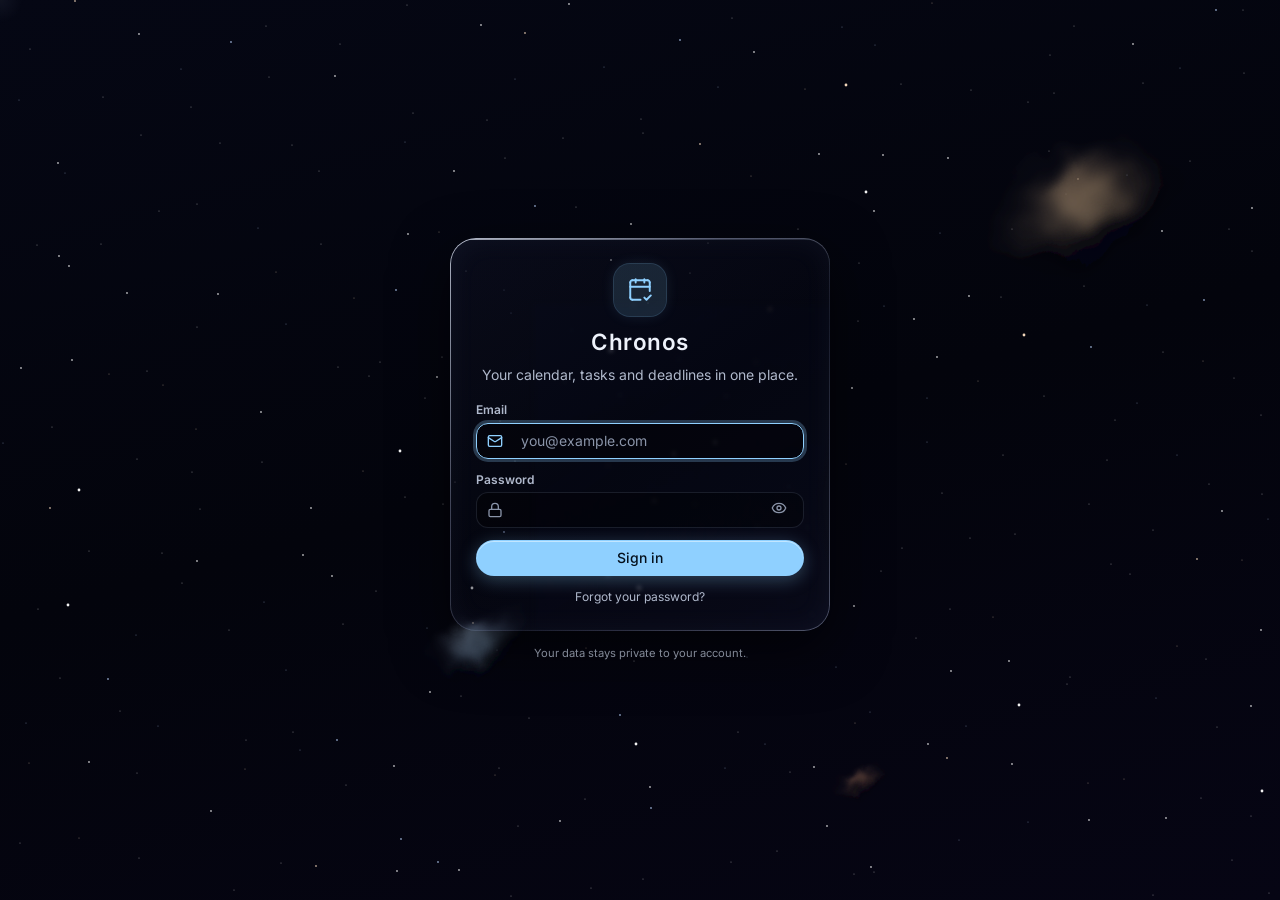
<file: index.html>
<!doctype html>
<html lang="en">
  <head>
    <meta http-equiv="Content-Security-Policy" content="default-src &#39;self&#39;; script-src &#39;self&#39; &#39;wasm-unsafe-eval&#39;; object-src &#39;none&#39;; base-uri &#39;self&#39;; form-action &#39;none&#39;; connect-src &#39;self&#39; https://*.supabase.co wss://*.supabase.co https://geocoding-api.open-meteo.com; img-src &#39;self&#39; data:; style-src &#39;self&#39; &#39;unsafe-inline&#39;; font-src &#39;self&#39; data:">
    <meta name="referrer" content="no-referrer">

    <meta charset="UTF-8" />
    <meta name="viewport" content="width=device-width, initial-scale=1.0, viewport-fit=cover" />
    <title>Chronos</title>
    <script type="module" crossorigin src="./assets/index-BtpFot-7.js"></script>
    <link rel="modulepreload" crossorigin href="./assets/rolldown-runtime-BCiCTKAo.js">
    <link rel="modulepreload" crossorigin href="./assets/luxon-CnRqhQiE.js">
    <link rel="modulepreload" crossorigin href="./assets/context-CkY46T7w.js">
    <link rel="modulepreload" crossorigin href="./assets/core-Cpzh1ZG6.js">
    <link rel="modulepreload" crossorigin href="./assets/featureColors-FS0HTfyI.js">
    <link rel="modulepreload" crossorigin href="./assets/recurrence-S_92lUjA.js">
    <link rel="modulepreload" crossorigin href="./assets/priority-DmjzG1zQ.js">
    <link rel="modulepreload" crossorigin href="./assets/createLucideIcon-CJiDP7Dm.js">
    <link rel="modulepreload" crossorigin href="./assets/features-CNULwmcI.js">
    <link rel="modulepreload" crossorigin href="./assets/preload-helper-DclECHGd.js">
    <link rel="modulepreload" crossorigin href="./assets/classify-CPebcieA.js">
    <link rel="modulepreload" crossorigin href="./assets/quickAdd-BMCAAv9Y.js">
    <link rel="stylesheet" crossorigin href="./assets/index-C0vPaLrz.css">
    <link rel="manifest" href="./manifest.webmanifest">
    <link rel="apple-touch-icon" href="./icon-180.png">
    <meta name="theme-color" content="#0b0f20">
    <meta name="mobile-web-app-capable" content="yes">
    <meta name="apple-mobile-web-app-capable" content="yes">
    <meta name="apple-mobile-web-app-title" content="Chronos">
    <meta name="apple-mobile-web-app-status-bar-style" content="black-translucent">
  </head>
  <body>
    <div id="root"></div>
    <div id="glass-light" aria-hidden="true"></div>
    <svg width="0" height="0" style="position: absolute" aria-hidden="true">
      <filter id="liquid" x="0" y="0" width="100%" height="100%" color-interpolation-filters="sRGB">
        <feTurbulence type="fractalNoise" baseFrequency="0.004 0.007" numOctaves="2" seed="11" result="noise" />
        <feGaussianBlur in="noise" stdDeviation="5" result="soft" />
        <feDisplacementMap in="SourceGraphic" in2="soft" scale="56" xChannelSelector="R" yChannelSelector="G" />
      </filter>
    </svg>
  </body>
</html>
</file>
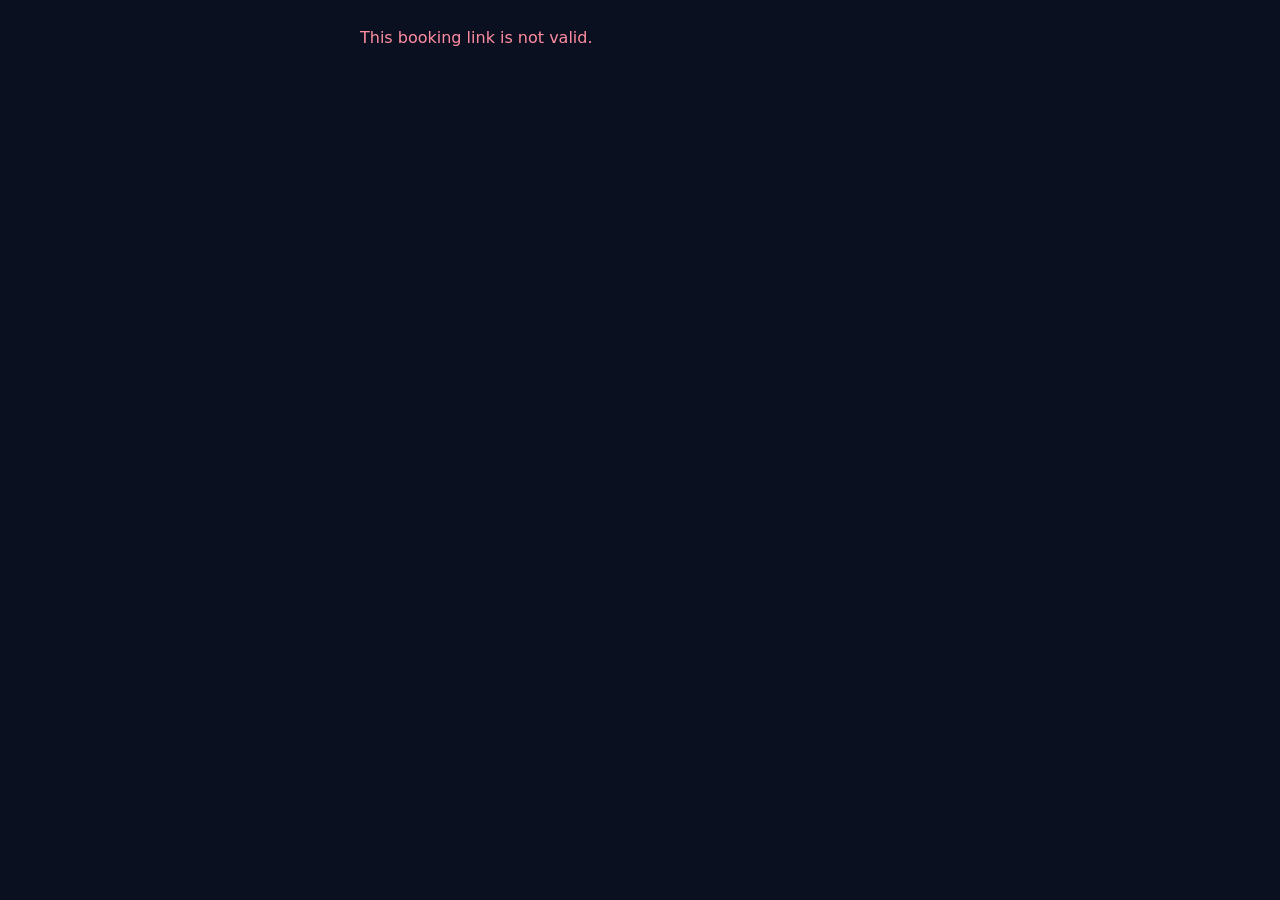
<file: book.html>
<!doctype html>
<html lang="en">
  <head>
    <meta charset="utf-8" />
    <meta name="viewport" content="width=device-width, initial-scale=1" />
    <meta name="robots" content="noindex" />
    <title>Book a time</title>
    <style>
      :root { color-scheme: dark; --bg: #0b1020; --card: #141b33; --ink: #eef6ff; --muted: #9fb0cc; --accent: #8fd0ff; --line: #2a3558; }
      * { box-sizing: border-box; }
      body { margin: 0; padding: 20px 16px 48px; font: 16px/1.45 system-ui, sans-serif; color: var(--ink); background: var(--bg); }
      main { max-width: 560px; margin: 0 auto; }
      h1 { margin: 0 0 4px; font-size: 24px; }
      p { margin: 6px 0; }
      .muted { color: var(--muted); font-size: 14px; }
      .card { margin: 16px 0; padding: 16px; background: var(--card); border: 1px solid var(--line); border-radius: 16px; }
      .row { display: flex; flex-wrap: wrap; gap: 8px; margin: 8px 0; }
      button, input, textarea { font: inherit; color: inherit; }
      button.pick { padding: 10px 14px; background: transparent; border: 1px solid var(--line); border-radius: 12px; cursor: pointer; min-height: 44px; }
      button.pick[aria-pressed="true"] { background: var(--accent); color: #04101c; border-color: var(--accent); }
      button.go { padding: 12px 18px; min-height: 48px; font-weight: 600; color: #04101c; background: var(--accent); border: 0; border-radius: 12px; cursor: pointer; }
      button.go:disabled { opacity: 0.5; }
      label { display: block; margin: 10px 0; font-size: 14px; color: var(--muted); }
      input, textarea { width: 100%; margin-top: 4px; padding: 10px 12px; background: #0b1020; border: 1px solid var(--line); border-radius: 10px; }
      .day { margin: 14px 0 6px; font-weight: 600; }
      .away { position: absolute; left: -9999px; height: 0; overflow: hidden; }
      .error { color: #ff8da1; }
      a { color: var(--accent); }
    </style>
  </head>
  <body>
    <main id="app"><p class="muted">Loading…</p></main>
    <script>
      (function () {
        var app = document.getElementById('app');
        var params = new URLSearchParams(location.search);
        var slug = params.get('u') || '';
        var api = (params.get('api') || '').replace(/\/+$/, '');
        // Only a Chronos server is accepted, so a link can't send someone's details somewhere else.
        var onLocal = location.hostname === 'localhost' || location.hostname === '127.0.0.1';
        var apiOk = /^https:\/\/[a-z0-9]{20}\.supabase\.co$/.test(api) || (onLocal && /^http:\/\/(localhost|127\.0\.0\.1):\d+$/.test(api));
        var data = null;
        var chosenDuration = null;
        var chosenStart = null;

        function el(tag, props, children) {
          var node = document.createElement(tag);
          Object.keys(props || {}).forEach(function (key) {
            if (key === 'class') node.className = props[key];
            else if (key === 'text') node.textContent = props[key];
            else node.setAttribute(key, props[key]);
          });
          (children || []).forEach(function (child) { node.append(child); });
          return node;
        }
        function say(message, isError) {
          app.replaceChildren(el('p', { class: isError ? 'error' : 'muted', text: message }));
        }
        var dayFormat = new Intl.DateTimeFormat(undefined, { weekday: 'long', day: 'numeric', month: 'long' });
        var timeFormat = new Intl.DateTimeFormat(undefined, { hour: 'numeric', minute: '2-digit' });
        var zone = Intl.DateTimeFormat().resolvedOptions().timeZone;

        function render() {
          var duration = String(chosenDuration);
          var slots = (data.slots[duration] || []).filter(function (ms) { return typeof ms === 'number'; });
          var picker = el('div', { class: 'row', role: 'group', 'aria-label': 'How long' }, data.durations.map(function (minutes) {
            var button = el('button', { class: 'pick', type: 'button', 'aria-pressed': String(minutes === chosenDuration), text: minutes + ' min' });
            button.addEventListener('click', function () { chosenDuration = minutes; chosenStart = null; render(); });
            return button;
          }));
          var days = el('div');
          if (slots.length === 0) days.append(el('p', { class: 'muted', text: 'No free times right now. Please check back later.' }));
          var lastDay = '';
          var row = null;
          slots.forEach(function (ms) {
            var label = dayFormat.format(new Date(ms));
            if (label !== lastDay) {
              lastDay = label;
              days.append(el('div', { class: 'day', text: label }));
              row = el('div', { class: 'row' });
              days.append(row);
            }
            var time = el('button', { class: 'pick', type: 'button', 'aria-pressed': String(ms === chosenStart), text: timeFormat.format(new Date(ms)) });
            time.addEventListener('click', function () { chosenStart = ms; render(); });
            row.append(time);
          });
          var children = [el('h1', { text: data.title })];
          if (data.intro) children.push(el('p', { text: data.intro }));
          children.push(el('p', { class: 'muted', text: 'Times are shown in your time zone (' + zone + ').' }), el('div', { class: 'card' }, [picker, days]));
          if (chosenStart !== null) children.push(form());
          app.replaceChildren.apply(app, children);
        }

        function form() {
          var name = el('input', { id: 'name', required: '', maxlength: '60', autocomplete: 'name' });
          var email = el('input', { id: 'email', type: 'email', required: '', maxlength: '120', autocomplete: 'email' });
          var note = el('textarea', { id: 'note', rows: '3', maxlength: '300' });
          var trap = el('input', { id: 'website', name: 'website', tabindex: '-1', autocomplete: 'off', 'aria-hidden': 'true' });
          var message = el('p', { class: 'error', role: 'alert' });
          var send = el('button', { class: 'go', type: 'submit', text: 'Request this time' });
          var box = el('form', { class: 'card' }, [
            el('p', { text: dayFormat.format(new Date(chosenStart)) + ', ' + timeFormat.format(new Date(chosenStart)) + ' (' + chosenDuration + ' min)' }),
            el('label', { text: 'Your name' }, [name]),
            el('label', { text: 'Your email' }, [email]),
            el('label', { text: 'Anything to add? (optional)' }, [note]),
            el('div', { class: 'away' }, [el('label', { text: 'Leave this empty' }, [trap])]),
            send,
            message,
          ]);
          box.addEventListener('submit', function (event) {
            event.preventDefault();
            send.disabled = true;
            message.textContent = '';
            fetch(api + '/functions/v1/book', {
              method: 'POST',
              headers: { 'Content-Type': 'application/json' },
              body: JSON.stringify({ u: slug, startMs: chosenStart, durationMin: chosenDuration, name: name.value, email: email.value, note: note.value, website: trap.value }),
            })
              .then(function (response) { return response.json().then(function (body) { return { ok: response.ok, body: body }; }); })
              .then(function (result) {
                if (result.ok) return done(name.value);
                message.textContent = (result.body && result.body.error) || 'Something went wrong. Please try again.';
                send.disabled = false;
                if (result.body && /just taken/i.test(result.body.error || '')) load();
              })
              .catch(function () { message.textContent = "Couldn't reach the server. Check your connection and try again."; send.disabled = false; });
          });
          return box;
        }

        function pad(n) { return String(n).padStart(2, '0'); }
        function stamp(ms) { var d = new Date(ms); return d.getUTCFullYear() + pad(d.getUTCMonth() + 1) + pad(d.getUTCDate()) + 'T' + pad(d.getUTCHours()) + pad(d.getUTCMinutes()) + '00Z'; }

        function done(name) {
          var end = chosenStart + chosenDuration * 60000;
          var ics = ['BEGIN:VCALENDAR', 'VERSION:2.0', 'PRODID:-//Chronos//Booking//EN', 'BEGIN:VEVENT', 'UID:' + slug + '-' + chosenStart + '@chronos', 'DTSTAMP:' + stamp(Date.now()), 'DTSTART:' + stamp(chosenStart), 'DTEND:' + stamp(end), 'SUMMARY:' + String(data.title).replace(/[\\;,\n]/g, ' ') + ' (requested)', 'STATUS:TENTATIVE', 'END:VEVENT', 'END:VCALENDAR'].join('\r\n');
          var link = el('a', { href: URL.createObjectURL(new Blob([ics], { type: 'text/calendar' })), download: 'booking.ics', text: 'Add it to your calendar (tentative)' });
          app.replaceChildren(el('h1', { text: 'Request sent' }), el('p', { text: 'Thank you, ' + name + '. Your request for ' + dayFormat.format(new Date(chosenStart)) + ' at ' + timeFormat.format(new Date(chosenStart)) + ' has been sent. You will hear back by email once it is confirmed.' }), el('p', {}, [link]));
        }

        function load() {
          if (!apiOk || !/^[a-z0-9]{8,24}$/.test(slug)) return say('This booking link is not valid.', true);
          fetch(api + '/functions/v1/book?u=' + encodeURIComponent(slug))
            .then(function (response) { return response.json().then(function (body) { return { ok: response.ok, body: body }; }); })
            .then(function (result) {
              if (!result.ok) return say('This booking page is not available.', true);
              data = result.body;
              if (!chosenDuration || data.durations.indexOf(chosenDuration) < 0) chosenDuration = data.durations[0];
              chosenStart = null;
              render();
            })
            .catch(function () { say("Couldn't load this page. Check your connection and try again.", true); });
        }
        load();
      })();
    </script>
  </body>
</html>
</file>
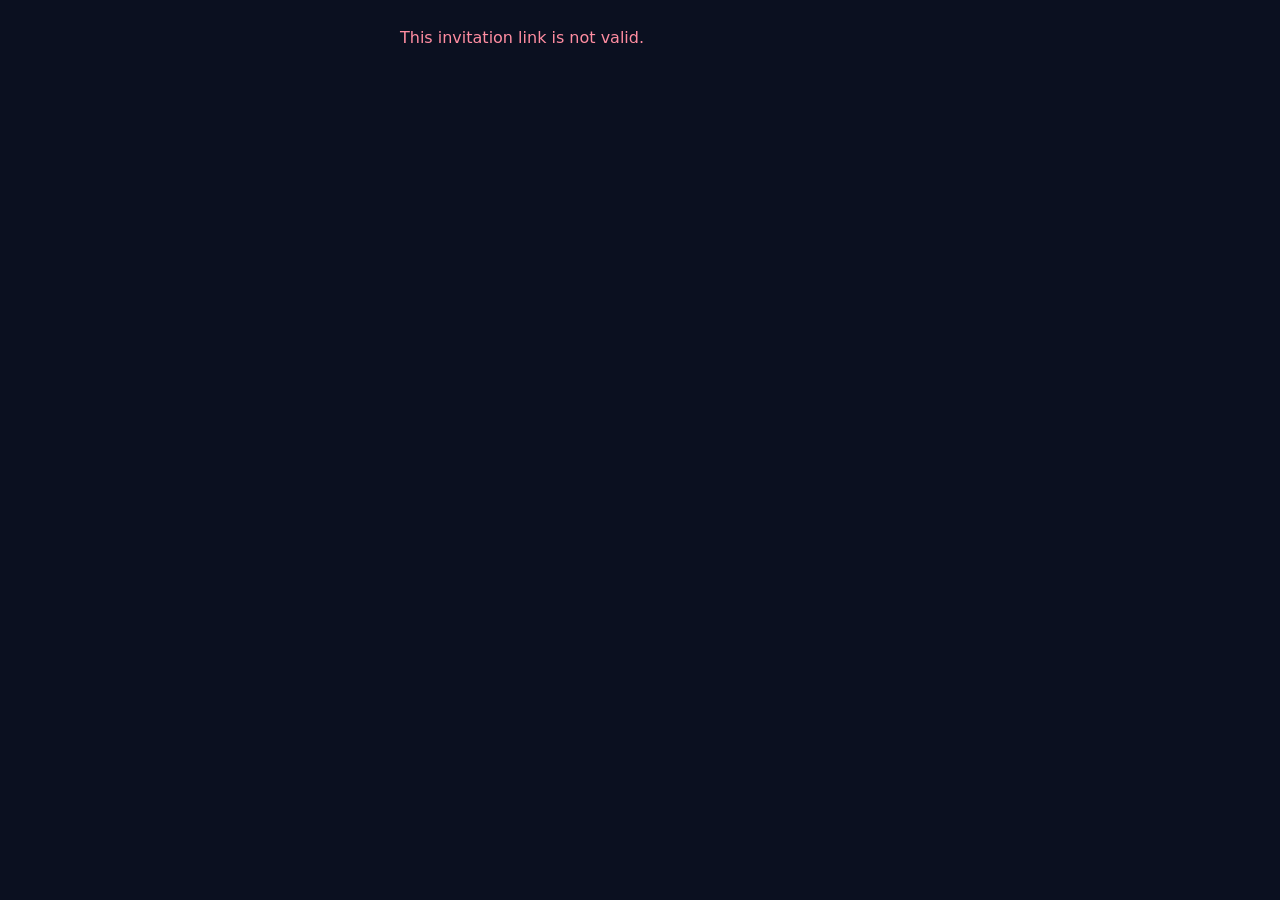
<file: rsvp.html>
<!doctype html>
<html lang="en">
  <head>
    <meta charset="utf-8" />
    <meta name="viewport" content="width=device-width, initial-scale=1" />
    <meta name="robots" content="noindex" />
    <title>Reply to an invitation</title>
    <style>
      :root { color-scheme: dark; --bg: #0b1020; --card: #141b33; --ink: #eef6ff; --muted: #9fb0cc; --accent: #8fd0ff; --line: #2a3558; }
      * { box-sizing: border-box; }
      body { margin: 0; padding: 20px 16px 48px; font: 16px/1.45 system-ui, sans-serif; color: var(--ink); background: var(--bg); }
      main { max-width: 480px; margin: 0 auto; }
      h1 { margin: 0 0 4px; font-size: 24px; }
      p { margin: 6px 0; }
      .muted { color: var(--muted); font-size: 14px; }
      .card { margin: 16px 0; padding: 16px; background: var(--card); border: 1px solid var(--line); border-radius: 16px; }
      .row { display: flex; flex-wrap: wrap; gap: 8px; margin: 12px 0 4px; }
      button, input { font: inherit; color: inherit; }
      button { flex: 1; min-height: 48px; padding: 10px 14px; font-weight: 600; background: transparent; border: 1px solid var(--line); border-radius: 12px; cursor: pointer; }
      button:disabled { opacity: 0.5; }
      label { display: block; margin: 10px 0; font-size: 14px; color: var(--muted); }
      input { width: 100%; margin-top: 4px; padding: 10px 12px; background: #0b1020; border: 1px solid var(--line); border-radius: 10px; }
      .error { color: #ff8da1; }
    </style>
  </head>
  <body>
    <main id="app"><p class="muted">Loading…</p></main>
    <script>
      (function () {
        var app = document.getElementById('app');
        var params = new URLSearchParams(location.search);
        var token = params.get('t') || '';
        var api = (params.get('api') || '').replace(/\/+$/, '');
        var onLocal = location.hostname === 'localhost' || location.hostname === '127.0.0.1';
        var apiOk = /^https:\/\/[a-z0-9]{20}\.supabase\.co$/.test(api) || (onLocal && /^http:\/\/(localhost|127\.0\.0\.1):\d+$/.test(api));
        function el(tag, props, children) {
          var node = document.createElement(tag);
          Object.keys(props || {}).forEach(function (key) {
            if (key === 'class') node.className = props[key];
            else if (key === 'text') node.textContent = props[key];
            else node.setAttribute(key, props[key]);
          });
          (children || []).forEach(function (child) { node.append(child); });
          return node;
        }
        function say(message, isError) { app.replaceChildren(el('p', { class: isError ? 'error' : 'muted', text: message })); }
        function when(event) {
          var day = new Intl.DateTimeFormat(undefined, { weekday: 'long', day: 'numeric', month: 'long', year: 'numeric' });
          var time = new Intl.DateTimeFormat(undefined, { hour: 'numeric', minute: '2-digit' });
          if (event.allDay && event.startDate) return day.format(new Date(event.startDate + 'T12:00:00')) + ', all day';
          if (!event.startUtc) return 'Time to be confirmed';
          var start = new Date(event.startUtc);
          return day.format(start) + ', ' + time.format(start) + (event.endUtc ? ' to ' + time.format(new Date(event.endUtc)) : '');
        }
        function show(event) {
          var email = el('input', { id: 'email', type: 'email', required: '', maxlength: '120', autocomplete: 'email' });
          var message = el('p', { class: 'error', role: 'alert' });
          var buttons = [['yes', 'Yes, I’m coming'], ['maybe', 'Maybe'], ['no', 'No, I can’t']].map(function (choice) {
            var button = el('button', { type: 'button', text: choice[1] });
            button.addEventListener('click', function () { reply(choice[0], email, message, buttons); });
            return button;
          });
          app.replaceChildren(
            el('h1', { text: event.title }),
            el('p', { class: 'muted', text: when(event) }),
            el('div', { class: 'card' }, [el('label', { text: 'Your email address (the one you were invited at)' }, [email]), el('div', { class: 'row' }, buttons), message]),
          );
        }
        function reply(response, email, message, buttons) {
          if (!email.value.trim()) { message.textContent = 'Please type your email address first.'; return; }
          buttons.forEach(function (b) { b.disabled = true; });
          message.textContent = '';
          fetch(api + '/functions/v1/rsvp', { method: 'POST', headers: { 'Content-Type': 'application/json' }, body: JSON.stringify({ t: token, email: email.value, response: response }) })
            .then(function (r) { return r.json().then(function (body) { return { ok: r.ok, body: body }; }); })
            .then(function (result) {
              if (result.ok) return app.replaceChildren(el('h1', { text: 'Thank you' }), el('p', { text: 'Your reply was sent.' }));
              message.textContent = (result.body && result.body.error) || 'Something went wrong. Please try again.';
              buttons.forEach(function (b) { b.disabled = false; });
            })
            .catch(function () { message.textContent = "Couldn't reach the server. Check your connection and try again."; buttons.forEach(function (b) { b.disabled = false; }); });
        }
        if (!apiOk || !/^chrsvp_[A-Za-z0-9_-]{20,90}$/.test(token)) return say('This invitation link is not valid.', true);
        fetch(api + '/functions/v1/rsvp?t=' + encodeURIComponent(token))
          .then(function (r) { return r.json().then(function (body) { return { ok: r.ok, body: body }; }); })
          .then(function (result) { if (!result.ok) return say('This invitation is no longer available.', true); show(result.body); })
          .catch(function () { say("Couldn't load this page. Check your connection and try again.", true); });
      })();
    </script>
  </body>
</html>
</file>
<file: assets/index-C0vPaLrz.css>
.auth{flex-direction:column;gap:14px}.auth-card{flex-direction:column;gap:14px;max-width:400px;padding:30px 28px 22px;display:flex}.auth-brand{text-align:center;flex-direction:column;align-items:center;gap:6px;margin-bottom:4px;display:flex}.auth-brand h1{letter-spacing:.02em;margin:4px 0 0;font-size:1.6rem}.auth-brand p{margin:0}.auth-logo{width:52px;height:52px;color:var(--primary);background:color-mix(in srgb, var(--primary) 14%, transparent);box-shadow:var(--on-glow);border-radius:16px;place-items:center;display:inline-grid}.auth-field{flex-direction:column;gap:6px;font-size:.9rem;font-weight:600;display:flex}.auth-input{border:1px solid var(--line);background:var(--well);color:var(--ink-3);border-radius:12px;align-items:center;gap:8px;padding:0 10px;transition:border-color .15s,box-shadow .15s;display:flex}.auth-input:focus-within{border-color:var(--primary);box-shadow:0 0 0 3px color-mix(in srgb, var(--primary) 25%, transparent);color:var(--primary)}.auth-input input{min-width:0;height:42px;color:var(--ink);outline:none;flex:1;padding:0;font-size:1rem;font-weight:400;box-shadow:none!important;background:0 0!important;border:0!important}.auth-eye{min-height:0;box-shadow:none;color:var(--ink-3);border:0;padding:6px;background:0 0!important}.auth-eye:hover{color:var(--ink)}.auth-caps{color:var(--accent);font-weight:500}.auth-note{background:color-mix(in srgb, var(--accent) 14%, transparent);border-radius:12px;align-items:center;gap:8px;margin:0;padding:9px 12px;font-size:.9rem;display:flex}.auth-error{background:var(--red-soft);color:var(--red);border-radius:12px;margin:0;padding:9px 12px;font-size:.9rem}.auth-card button.auth-submit{justify-content:center;align-items:center;gap:8px;height:44px;font-size:1rem;display:inline-flex}.auth-forgot{align-self:center;font-size:.86rem}.auth-help{text-align:center;margin:0;font-size:.86rem}.auth-foot{margin:0;font-size:.8rem}@keyframes auth-shake{0%,to{transform:translate(0)}20%,60%{transform:translate(-7px)}40%,80%{transform:translate(7px)}}.auth-shake{animation:.38s auth-shake}@media (prefers-reduced-motion:reduce){.auth-shake{animation:none}}.lock-screen{gap:18px;overflow-y:auto;background:var(--scene,var(--bg))!important;background-color:var(--bg)!important}.lock-clock{color:var(--ink);text-shadow:0 2px 18px #00000080;flex-direction:column;align-items:center;display:flex}.lock-time{letter-spacing:-.02em;font-size:clamp(2.6rem,9vw,4.2rem);font-weight:300;line-height:1}.lock-date{color:var(--ink-2);margin-top:6px;font-size:1rem}.lock-card{text-align:center;background:var(--glass-strong);width:min(340px,100%);-webkit-backdrop-filter:var(--glass-blur);backdrop-filter:var(--glass-blur);box-shadow:var(--glass-rim), var(--glass-shadow);border-radius:26px;flex-direction:column;align-items:center;gap:10px;padding:22px 22px 18px;display:flex}.lock-card h1{margin:4px 0 0;font-size:1.25rem}.lock-card>p{margin:0}.lock-pin{cursor:text;width:100%;display:block;position:relative}.lock-screen .lock-pin input{opacity:0;width:100%;height:100%;padding:0;font-size:16px;position:absolute;inset:0}.lock-dots{justify-content:center;gap:12px;padding:10px 0 4px;display:flex}.lock-dots span{border:2px solid var(--ink-3);border-radius:50%;width:13px;height:13px;transition:background .12s,border-color .12s,transform .12s}.lock-dots span.on{background:var(--primary);border-color:var(--primary);transform:scale(1.08)}.lock-pin:focus-within .lock-dots span:not(.on):first-of-type,.lock-pin:focus-within .lock-dots span.on+span:not(.on){border-color:var(--primary)}.lock-keys{grid-template-columns:repeat(3,1fr);gap:10px;width:100%;margin-top:4px;display:grid}.lock-keys button{border-radius:16px;justify-content:center;align-items:center;height:52px;min-height:0;font-size:1.25rem;font-weight:500;display:inline-flex}.lock-keys button.primary{font-size:1rem;font-weight:700}.lock-hint{text-align:center;margin:0;font-size:.8rem}@media (height<=640px){.lock-keys button{height:42px}.lock-time{font-size:2.4rem}}@media (pointer:coarse){.lock-hint{display:none}}@keyframes lock-in{0%{opacity:0}to{opacity:1}}@keyframes lock-card-in{0%{opacity:0;transform:translateY(18px)scale(.96)}to{opacity:1;transform:none}}@keyframes lock-out{0%{opacity:1}to{opacity:0}}@keyframes lock-card-out{0%{opacity:1;transform:none}to{opacity:0;transform:translateY(-28px)scale(.95)}}@keyframes lock-pop{0%{transform:scale(1)}45%{transform:scale(1.18)}to{transform:scale(1)}}.lock-screen{animation:.32s both lock-in}.lock-screen .lock-card:not(.auth-shake){animation:.42s cubic-bezier(.2,.9,.3,1.15) both lock-card-in}.lock-screen.lock-leaving{pointer-events:none;animation:.42s 80ms forwards lock-out}.lock-screen.lock-leaving .lock-card{animation:.4s cubic-bezier(.4,0,.6,1) 60ms forwards lock-card-out}.lock-screen.lock-leaving .lock-clock{opacity:0;transition:opacity .3s,transform .3s;transform:translateY(-14px)}.auth-logo.lock-opened{color:var(--green);background:color-mix(in srgb, var(--green) 16%, transparent);animation:.35s lock-pop}.lock-leaving .lock-dots span{background:var(--green);border-color:var(--green)}.lock-enter{width:100%;height:42px;margin-top:4px}@media (prefers-reduced-motion:reduce){.lock-screen,.lock-screen .lock-card,.lock-screen.lock-leaving,.lock-screen.lock-leaving .lock-card,.auth-logo.lock-opened{animation-duration:10ms!important;animation-delay:0s!important}}.lock-now-btn{align-items:center;gap:10px;display:inline-flex}.phone-bar .lock-now-btn{width:36px;height:36px;min-height:0;box-shadow:none;color:var(--ink-2);background:0 0;border:0;border-radius:999px;justify-content:center;padding:0}.lock-pin-touch input{pointer-events:none}.connect-card{max-width:440px}.connect-title{align-items:center;gap:8px;margin:4px 0 0;font-size:1.15rem;line-height:1.3;display:flex}.connect-list{gap:6px;margin:4px 0;padding-left:20px;display:grid}.connect-banner{z-index:5;background:var(--glass,#141b33cc);color:var(--ink,#eef6ff);white-space:nowrap;border-radius:999px;margin:0;padding:8px 14px;font-size:.9rem;position:fixed;top:12px;left:50%;transform:translate(-50%)}.connected-apps{gap:8px;margin:8px 0;padding:0;list-style:none;display:grid}.connected-apps li{flex-wrap:wrap;justify-content:space-between;align-items:center;gap:8px;display:flex}:root{--fc-sticky-header-footer-z:3;--fc-popover-z:4}.fc-sW{z-index:var(--fc-popover-z)!important}.fc-MC{isolation:isolate}.fc-9x,.fc-9x *,.fc-9x :before,.fc-9x :after{box-sizing:border-box!important}.fc-DF,.fc-DF *{cursor:not-allowed!important}.fc-7j{-ms-overflow-style:none!important;scrollbar-width:none!important}.fc-7j::-webkit-scrollbar{display:none!important}.fc-8g{flex-shrink:0!important}.fc-II .fc-dh{flex-flow:wrap!important;display:flex!important}.fc-Jb .fc-dh>*{float:left!important}[dir=rtl] .fc-Jb .fc-dh>*,.fc-Jb[dir=rtl] .fc-dh>*{float:right!important}.fc-Jb .fc-dh:after{content:""!important;clear:both!important;display:block!important}.fc-dM{cursor:pointer!important}.fc-To{cursor:n-resize!important}.fc-Qu{cursor:s-resize!important}.fc-sc{cursor:w-resize!important}[dir=rtl] .fc-sc,.fc-hh{cursor:e-resize!important}[dir=rtl] .fc-hh{cursor:w-resize!important}.fc-CN{cursor:col-resize!important}.fc-Kc,.fc-S5,.fc-eg{box-sizing:content-box!important;width:100%!important;height:100%!important;position:absolute!important}.fc-Kc{margin:-10px!important;padding:10px!important}.fc-S5{margin-left:-10px!important;margin-right:-10px!important;padding-left:10px!important;padding-right:10px!important}.fc-eg{margin-top:-10px!important;margin-bottom:-10px!important;padding-top:10px!important;padding-bottom:10px!important}.fc-RV{position:absolute;inset:0 -5px}.fc-KM{-webkit-user-select:none;user-select:none}.fc-ZL{visibility:hidden}.fc-T3{border:0!important}.fc-wc{border-left:0!important;border-right:0!important}.fc-Ec{border-top:0!important;border-bottom:0!important}.fc-MM{border-top:0!important}.fc-7o{border-bottom:0!important}.fc-Ap{border-inline-start:0!important}.fc-al{border-inline-end:0!important}.fc-2z{flex-direction:row!important;display:flex!important}.fc-A6{flex-direction:column!important;display:flex!important}.fc-zm{flex-grow:1!important}.fc-F2{flex-grow:1!important;flex-basis:0!important;min-width:0!important;min-height:0!important}.fc-S8{min-height:0!important}.fc-71{flex-grow:1!important;flex-basis:0!important;min-width:0!important}.fc-FP{table-layout:fixed!important;border-collapse:separate!important;border-spacing:0!important;border:0!important;width:100%!important}.fc-FP>thead{-moz-column-break-inside:avoid!important;break-inside:avoid!important;page-break-inside:avoid!important}.fc-FP>tbody{background:0 0!important}.fc-FP>thead>tr>th,.fc-FP>tbody>tr>th,.fc-FP>tbody>tr>td{font-weight:inherit;text-align:inherit;vertical-align:top!important}.fc-8s{padding:0!important}.fc-uA{padding-top:0!important;padding-bottom:0!important}.fc-3z{margin:0!important}.fc-6Z{margin-top:0!important;margin-bottom:0!important}.fc-qc{margin-left:0!important;margin-right:0!important}.fc-U3{white-space:nowrap!important}.fc-fu{white-space:pre!important}.fc-uR{overflow-anchor:none}.fc-V0{pointer-events:none!important}.fc-FL{overflow:hidden!important}.fc-wi{white-space:nowrap!important;overflow:hidden!important}.fc-dO{position:relative!important}.fc-6R{position:absolute!important}.fc-LT{inset-inline-start:0!important}.fc-39{inset-inline-end:0!important}.fc-Du{position:absolute!important;inset:0!important}.fc-Cj,.fc-VV{position:absolute!important;left:0!important;right:0!important}.fc-mW,.fc-bA{position:absolute!important;top:0!important;bottom:0!important}.fc-Cj{top:0!important}.fc-bA{width:0!important;left:0!important;right:0!important}@media not print{.fc-Vx{position:sticky!important}.fc-by{position:sticky!important;top:0!important}.fc-vh{position:sticky!important;inset-inline-start:0!important}.fc-J9{z-index:var(--fc-sticky-header-footer-z)!important;position:sticky!important;top:0!important}}.fc-gp{box-sizing:content-box!important}.fc-IC{visibility:hidden!important;position:absolute!important;left:-10000px!important}.fc-QT{clip-path:inset(50%)!important;white-space:nowrap!important;border:0!important;width:1px!important;height:1px!important;margin:0!important;padding:0!important;position:absolute!important;overflow:hidden!important}.fc-Ld{align-items:center!important}.fc-si{align-items:flex-start!important}.fc-Jf{align-items:flex-end!important}.fc-Ab{z-index:var(--fc-sticky-header-footer-z)!important;position:sticky!important;bottom:0!important}.fc-Pk>*{margin-top:-1px!important}.fc-Pk>*>*{height:1px!important}.fc-yL{-moz-column-break-inside:avoid!important;break-inside:avoid!important;page-break-inside:avoid!important}.fc-bE{min-height:4em!important}.fc-Ln{display:flow-root!important}.fc-8Q{z-index:0}.fc-96{z-index:1}.fc-pI{z-index:2}.fc-Jt{z-index:3}.fc-QX{z-index:4}.fc-PS{z-index:5}.fc-cQ{z-index:1000}.fc-UZ{z-index:9999}.fc-iA:focus-visible{z-index:2}.fc-forma-n5m{--fc-forma-border-style:solid;font-size:16px;line-height:1.5}.fc-forma-Z9U{appearance:button;font:inherit;font-feature-settings:inherit;font-variation-settings:inherit;letter-spacing:inherit;color:inherit;opacity:1;background-color:#0000;border:0;border-radius:0;margin:0;padding:0}.fc-forma-JiE{color:inherit;-webkit-text-decoration:inherit;text-decoration:inherit}.fc-forma-3Lc{pointer-events:none}.fc-forma-1EY{position:absolute}.fc-forma-eYX{position:relative}.fc-forma-MaV{inset-inline:0}.fc-forma-AWB{inset-block:0}.fc-forma-0fm{inset-inline-start:-8px}.fc-forma-Tuc{inset-inline-end:-4px}.fc-forma-iD1{inset-inline-end:0}.fc-forma-SyR{inset-inline-end:4px}.fc-forma-dnf{inset-inline-end:-3px}.fc-forma-YDC{top:-4px}.fc-forma-n9G{top:0}.fc-forma-2ik{top:2px}.fc-forma-ZnE{top:4px}.fc-forma-ERR{top:50%}.fc-forma-fJL{bottom:-4px}.fc-forma-1V6{left:50%}.fc-forma-aAW{margin:-6px}.fc-forma-CH7{margin:-1px}.fc-forma-gMS{margin:4px}.fc-forma-bvX{margin:8px}.fc-forma-jD5{margin:16px}.fc-forma-cKZ{margin-inline:2px}.fc-forma-148{margin-inline:1px}.fc-forma-cJ3{margin-block:2px}.fc-forma-V9v{margin-block:4px}.fc-forma-SEP{margin-block:1px}.fc-forma-Jzj{margin-inline-start:2px}.fc-forma-Wga{margin-inline-start:4px}.fc-forma-qvL{margin-inline-start:1px}.fc-forma-p9t{margin-inline-end:-6px}.fc-forma-3e1{margin-inline-end:2px}.fc-forma-KYn{margin-inline-end:4px}.fc-forma-B3G{margin-inline-end:2.5%}.fc-forma-9hC{margin-inline-end:1px}.fc-forma-Dq8{margin-top:-4px}.fc-forma-Ika{margin-bottom:1px}.fc-forma-F99{margin-left:-4px}.fc-forma-I48{display:block}.fc-forma-dl1{display:flex}.fc-forma-i3N{display:grid}.fc-forma-pps{display:none}.fc-forma-63n{width:0;height:0}.fc-forma-3wQ{width:8px;height:8px}.fc-forma-vnf{width:16px;height:16px}.fc-forma-XUJ{width:20px;height:20px}.fc-forma-uuA{height:8px}.fc-forma-vYi{height:10px}.fc-forma-oM6{height:20px}.fc-forma-TFV{height:24px}.fc-forma-84e{min-height:2px}.fc-forma-jgW{min-height:16px}.fc-forma-toR{min-height:1px}.fc-forma-roZ{width:50%}.fc-forma-vVE{width:25%}.fc-forma-hza{width:8px}.fc-forma-79F{width:20px}.fc-forma-ilz{width:24px}.fc-forma-4Tv{width:5px}.fc-forma-aHX{max-width:160px}.fc-forma-2KU{min-width:0}.fc-forma-aNc{min-width:220px}.fc-forma-yi0{flex-shrink:0}.fc-forma-1Zl{flex-shrink:1}.fc-forma-OLq{flex-shrink:100}.fc-forma-1El{flex-grow:1}.fc-forma-QX7{rotate:-45deg}.fc-forma-KxI{rotate:-90deg}.fc-forma-ABq{rotate:45deg}.fc-forma-z44{rotate:90deg}.fc-forma-jmT{rotate:180deg}.fc-forma-sgX{flex-direction:column}.fc-forma-1sP{flex-direction:row}.fc-forma-dNl{flex-wrap:wrap}.fc-forma-XpK{align-items:center}.fc-forma-RNn{align-items:flex-end}.fc-forma-EF4{align-items:flex-start}.fc-forma-N2M{justify-content:space-between}.fc-forma-E9P{justify-content:center}.fc-forma-LMv{justify-content:flex-end}.fc-forma-NWN{gap:4px}.fc-forma-tgZ{gap:8px}.fc-forma-wwb{gap:12px}.fc-forma-Pms{gap:16px}.fc-forma-sI7{align-self:flex-start}.fc-forma-pKG{overflow:hidden}.fc-forma-AAA{border-radius:2147483647px}.fc-forma-Fvv{border-radius:4px}.fc-forma-kmj{border-start-start-radius:4px;border-end-start-radius:4px}.fc-forma-Skl{border-start-end-radius:4px;border-end-end-radius:4px}.fc-forma-Z7Q{border-top-left-radius:4px;border-top-right-radius:4px}.fc-forma-2qh{border-bottom-right-radius:4px;border-bottom-left-radius:4px}.fc-forma-wsy,.fc-forma-qQW{border-style:var(--fc-forma-border-style);border-width:1px}.fc-forma-5JF{border-style:var(--fc-forma-border-style);border-width:4px}.fc-forma-Vpk{border-style:var(--fc-forma-border-style);border-width:6px}.fc-forma-1Wx{border-inline-style:var(--fc-forma-border-style);border-inline-width:1px}.fc-forma-8UH{border-inline-start-style:var(--fc-forma-border-style);border-inline-start-width:1px}.fc-forma-iSi{border-inline-start-style:var(--fc-forma-border-style);border-inline-start-width:4px}.fc-forma-riO{border-inline-start-style:var(--fc-forma-border-style);border-inline-start-width:6px}.fc-forma-USt,.fc-forma-lzW{border-inline-end-style:var(--fc-forma-border-style);border-inline-end-width:1px}.fc-forma-ku3,.fc-forma-u78{border-top-style:var(--fc-forma-border-style);border-top-width:1px}.fc-forma-tb8{border-top-style:var(--fc-forma-border-style);border-top-width:4px}.fc-forma-zi1{border-bottom-style:var(--fc-forma-border-style);border-bottom-width:1px}.fc-forma-TN2{--fc-forma-border-style:dotted;border-style:dotted}.fc-forma-lNM{border-color:var(--fc-event-color)}.fc-forma-tfB{border-color:var(--fc-forma-border)}.fc-forma-MlZ{border-color:var(--fc-forma-muted-foreground)}.fc-forma-Baf{border-color:var(--fc-forma-primary)}.fc-forma-BST{border-color:var(--fc-forma-strong-border)}.fc-forma-d0j{border-color:#0000}.fc-forma-RJG{background-color:var(--fc-forma-background)}.fc-forma-zNL{background-color:var(--fc-forma-faint)}.fc-forma-rRL{background-color:var(--fc-forma-highlight)}.fc-forma-Wv4{background-color:var(--fc-forma-muted)}.fc-forma-7I6{background-color:var(--fc-forma-primary)}@media not print{@supports (color:color-mix(in lab, red, red)){.fc-forma-gTC{background-color:color-mix(in oklab, var(--fc-event-color)15%, transparent)}}@supports not (color:color-mix(in lab, red, red)){.fc-forma-gTC{isolation:isolate;position:relative}.fc-forma-gTC:before{content:"";background-color:var(--fc-event-color);opacity:.15;z-index:-1;position:absolute;inset:0}}}.fc-forma-lrD{background-color:var(--fc-event-color);color:var(--fc-event-contrast-color)}@supports (color:color-mix(in lab, red, red)){.fc-forma-lrD{background-color:color-mix(in oklab, var(--fc-event-color)20%, var(--fc-forma-background));color:inherit}}.fc-forma-i6P{background-color:var(--fc-event-color);color:var(--fc-event-contrast-color)}@supports (color:color-mix(in lab, red, red)){.fc-forma-i6P{background-color:color-mix(in oklab, var(--fc-event-color)30%, var(--fc-forma-background));color:inherit}}.fc-forma-KUX{padding:2px}.fc-forma-iS4{padding:4px}.fc-forma-3N5{padding:8px}.fc-forma-IJJ{padding:12px}.fc-forma-lqx{padding:16px}.fc-forma-7A6{padding:1px}.fc-forma-oQ2{padding-inline:2px}.fc-forma-aCI{padding-inline:4px}.fc-forma-Nca{padding-inline:8px}.fc-forma-Apf{padding-inline:12px}.fc-forma-2rx{padding-block:2px}.fc-forma-Jhn{padding-block:4px}.fc-forma-End{padding-block:6px}.fc-forma-dl6{padding-block:8px}.fc-forma-P9h{padding-block:60px}.fc-forma-s0x{padding-block:3px}.fc-forma-z5u{padding-block:1px}.fc-forma-a7i{padding-inline-start:2px}.fc-forma-C2j{padding-inline-start:4px}.fc-forma-166{padding-top:2px}.fc-forma-4dx{padding-top:4px}.fc-forma-cM0{padding-bottom:16px}.fc-forma-2HE{text-align:end}.fc-forma-vQz{font-size:11px;line-height:1.09091}.fc-forma-9ZS{font-size:18px;line-height:1.55556}.fc-forma-1Po{font-size:16px;line-height:1.5}.fc-forma-9yp{font-size:14px;line-height:1.42857}.fc-forma-2rA{font-size:20px;line-height:1.4}.fc-forma-a3B{font-size:12px;line-height:1.33333}.fc-forma-DIS{font-weight:700}.fc-forma-1OT{font-weight:500}.fc-forma-C8a{font-weight:600}.fc-forma-IPx{text-overflow:ellipsis}.fc-forma-TZ4{white-space:nowrap}.fc-forma-jm6{white-space:pre}.fc-forma-b7K{color:var(--fc-forma-foreground)}.fc-forma-cOV{color:var(--fc-forma-faint-foreground)}.fc-forma-V1v{color:var(--fc-forma-muted-foreground)}.fc-forma-TSf{color:var(--fc-forma-primary-foreground)}.fc-forma-L1Y{font-style:italic}.fc-forma-lMo{opacity:.5}.fc-forma-iTG{opacity:.75}.fc-forma-1kP{box-shadow:0 10px 15px -3px #0000001a,0 4px 6px -4px #0000001a}.fc-forma-tkw{box-shadow:0 4px 6px -1px #0000001a,0 2px 4px -2px #0000001a}.fc-forma-eSM{box-shadow:0 1px 2px #0000000d}.fc-forma-A3h{box-shadow:0 0 0 1px var(--fc-forma-ring-color,currentcolor)}.fc-forma-GBJ{box-shadow:0 0 0 2px var(--fc-forma-ring-color,currentcolor)}.fc-forma-c3P{--fc-forma-ring-color:var(--fc-forma-background)}.fc-forma-2R2{outline-width:1px;outline-style:solid}.fc-forma-0Bj{outline-width:2px;outline-style:solid}.fc-forma-07j{outline-offset:-1px}.fc-forma-fFh{outline-offset:-2px}.fc-forma-3Xj{outline-offset:2px}.fc-forma-Fmy{outline-color:var(--fc-forma-primary)}.fc-forma-mr2{background:linear-gradient(var(--fc-forma-strong), var(--fc-forma-strong))var(--fc-forma-background)}.fc-forma-iCr:not(:last-child){border-bottom-style:var(--fc-forma-border-style);border-bottom-width:1px}@media not print{.fc-forma-530{padding-block:1px}.fc-forma-ZNR{padding-inline-end:1px}.fc-forma-jVY{padding-top:1px}.fc-forma-K3J{padding-bottom:1px}}@media (hover:hover){.fc-forma-vs6:is(:where(.fc-forma-bCs):hover *){display:block}.fc-forma-sS4:is(:where(.fc-forma-bCs):hover *){color:var(--fc-forma-primary)}.fc-forma-Ogp:is(:where(.fc-forma-bCs):hover *){text-decoration-line:underline}}.fc-forma-Di9:is(:where(.fc-forma-bCs):focus-visible *){color:var(--fc-forma-primary)}@media (hover:hover){.fc-forma-cBw:hover{border-color:var(--fc-forma-strong-border)}.fc-forma-ShG:hover{background-color:var(--fc-forma-muted)}.fc-forma-2Qu:hover{background-color:var(--fc-forma-primary-over)}.fc-forma-mcn:hover{background-color:var(--fc-forma-strong)}.fc-forma-rom:hover{background-color:var(--fc-event-color)}@supports (color:color-mix(in lab, red, red)){.fc-forma-rom:hover{background-color:color-mix(in oklab, var(--fc-event-color)25%, var(--fc-forma-background))}}.fc-forma-SWh:hover{background-color:var(--fc-event-color)}@supports (color:color-mix(in lab, red, red)){.fc-forma-SWh:hover{background-color:color-mix(in oklab, var(--fc-event-color)35%, var(--fc-forma-background))}}.fc-forma-Eu0:hover{text-decoration-line:underline}.fc-forma-Vyz:hover{background:linear-gradient(var(--fc-forma-stronger), var(--fc-forma-stronger))var(--fc-forma-background)}}.fc-forma-nge:focus-visible{background-color:var(--fc-forma-muted)}.fc-forma-lgp:focus-visible{background-color:var(--fc-forma-primary-over)}.fc-forma-uqo:focus-visible{outline-width:2px;outline-style:solid}.fc-forma-PQx:active{background-color:var(--fc-forma-primary-down)}.fc-forma-rKU:active{background-color:var(--fc-forma-strong)}.fc-forma-0sn:active{background-color:var(--fc-forma-stronger)}.fc-forma-DUE:active{background-color:var(--fc-event-color)}@supports (color:color-mix(in lab, red, red)){.fc-forma-DUE:active{background-color:color-mix(in oklab, var(--fc-event-color)30%, var(--fc-forma-background))}}.fc-forma-RHy:active{background-color:var(--fc-event-color)}@supports (color:color-mix(in lab, red, red)){.fc-forma-RHy:active{background-color:color-mix(in oklab, var(--fc-event-color)40%, var(--fc-forma-background))}}.fc-forma-pgt:active{background:linear-gradient(var(--fc-forma-strongest), var(--fc-forma-strongest))var(--fc-forma-background)}@media print{.fc-forma-2dx{border-block-style:var(--fc-forma-border-style);border-block-width:1px}.fc-forma-9wT{border-inline-end-style:var(--fc-forma-border-style);border-inline-end-width:1px}.fc-forma-Qex{border-top-style:var(--fc-forma-border-style);border-top-width:1px}.fc-forma-wZV{border-bottom-style:var(--fc-forma-border-style);border-bottom-width:1px}.fc-forma-jsy{border-width:1px}.fc-forma-DO7{border-color:var(--fc-event-color)}.fc-forma-4MR{border-color:#000}.fc-forma-vwH{background-color:#fff}}[dir=rtl] .fc-forma-qIw{rotate:-45deg}[dir=rtl] .fc-forma-keW{rotate:-90deg}[dir=rtl] .fc-forma-jY6{rotate:none}[dir=rtl] .fc-forma-vk6{rotate:45deg}[dir=rtl] .fc-forma-ZW3{rotate:90deg}[dir=rtl] .fc-forma-asP{rotate:180deg}:root{--fc-forma-primary:#0f6cbd;--fc-forma-primary-over:#0a5aa3;--fc-forma-primary-down:#064889;--fc-forma-primary-foreground:#fff;--fc-forma-event:#3788d8;--fc-forma-event-contrast:#fff;--fc-forma-background-event:var(--fc-forma-primary);--fc-forma-highlight:#0f6cbd59;--fc-forma-background:#fff;--fc-forma-faint:#00000008;--fc-forma-muted:#00000012;--fc-forma-strong:#0000001f;--fc-forma-stronger:#00000029;--fc-forma-strongest:#0003;--fc-forma-foreground:#030712;--fc-forma-faint-foreground:#9ca3af;--fc-forma-muted-foreground:#6b7280;--fc-forma-border:#e0e0e0;--fc-forma-muted-border:#e5e5e5;--fc-forma-strong-border:#a6a6a6}@media not print{[data-color-scheme=dark]{--fc-forma-primary:#3788d8;--fc-forma-primary-over:#4a9be8;--fc-forma-primary-down:#5daef8;--fc-forma-highlight:#3788d859;--fc-forma-background:#030712;--fc-forma-faint:#ffffff0a;--fc-forma-muted:#ffffff14;--fc-forma-strong:#ffffff1f;--fc-forma-stronger:#ffffff29;--fc-forma-strongest:#fff3;--fc-forma-foreground:#fff;--fc-forma-faint-foreground:#4b5563;--fc-forma-muted-foreground:#6b7280;--fc-forma-border:#2a2a2a;--fc-forma-muted-border:#3a3a3a;--fc-forma-strong-border:#707070}}.label-chip{vertical-align:1px;letter-spacing:.01em;color:color-mix(in srgb, var(--label-color) 55%, var(--ink));background:color-mix(in srgb, var(--label-color) 14%, transparent);border:1px solid color-mix(in srgb, var(--label-color) 35%, transparent);white-space:nowrap;border-radius:999px;margin-left:6px;padding:1px 7px;font-size:.72em;font-weight:600;display:inline-block}.label-pick{align-items:center;gap:6px;margin:2px 0 6px;display:inline-flex}.label-pick select{border:1px solid color-mix(in srgb, var(--label-color,var(--ink-3)) 45%, transparent);color:color-mix(in srgb, var(--label-color,var(--ink)) 55%, var(--ink));background:color-mix(in srgb, var(--label-color,transparent) 12%, transparent);border-radius:999px;padding:2px 8px;font-size:.82em;font-weight:600}.label-guess{color:var(--ink-3);font-size:.72em}.sr-only{clip:rect(0 0 0 0);white-space:nowrap;width:1px;height:1px;position:absolute;overflow:hidden}.smart-card button.small{padding:5px 12px;font-size:.86em}.smart-card h2{margin:0 0 4px}.smart-card>p{margin:4px 0 10px}.free-ideas{gap:10px;margin:0;padding:0;list-style:none;display:grid}.free-ideas li{grid-template-columns:74px 1fr;align-items:start;gap:4px 12px;display:grid}.free-when{flex-direction:column;line-height:1.25;display:flex}.free-when .muted{font-size:.8em}.free-what{flex-direction:column;min-width:0;line-height:1.3;display:flex}.free-title{overflow-wrap:anywhere;font-weight:600}.free-what .muted{font-size:.82em}.free-actions{flex-wrap:wrap;grid-column:2;gap:6px;display:flex}.clean-title{overflow-wrap:anywhere;font-size:1.05em;font-weight:600;margin:6px 0 2px!important}.clean-actions{flex-wrap:wrap;gap:6px;display:flex}.calendar-wrap[data-dim-past] .event-past{opacity:.5}.calendar-wrap[data-dim-past] .event-past:hover{opacity:.85}.year-line{border-left:3px solid var(--year-color);background:color-mix(in srgb, var(--year-color) 18%, transparent);color:var(--ink);white-space:nowrap;text-overflow:ellipsis;border-radius:3px;padding:0 4px;font-size:.66rem;line-height:1.35;display:block;overflow:hidden}:root[data-accent=violet][data-color-scheme=dark]{--primary:#b9a4ff;--primary-hover:#d2c5ff;--blue:#b9a4ff;--glow:#b9a4ff4d;--on-glow:0 0 0 1px #b9a4ff3d, 0 0 14px #b9a4ff1f}:root[data-accent=mint][data-color-scheme=dark]{--primary:#5fe3b5;--primary-hover:#8cf0cc;--blue:#5fe3b5;--glow:#5fe3b547;--on-glow:0 0 0 1px #5fe3b53d, 0 0 14px #5fe3b51f}:root[data-accent=rose][data-color-scheme=dark]{--primary:#ff9ec7;--primary-hover:#ffc1dc;--blue:#ff9ec7;--glow:#ff9ec747;--on-glow:0 0 0 1px #ff9ec73d, 0 0 14px #ff9ec71f}:root[data-accent=amber][data-color-scheme=dark]{--primary:#ffc861;--primary-hover:#ffd98f;--blue:#ffc861;--glow:#ffc86147;--on-glow:0 0 0 1px #ffc8613d, 0 0 14px #ffc8611f}:root[data-accent=coral][data-color-scheme=dark]{--primary:#ff9b85;--primary-hover:#ffbcad;--blue:#ff9b85;--glow:#ff9b8547;--on-glow:0 0 0 1px #ff9b853d, 0 0 14px #ff9b851f}.accent-row{flex-wrap:wrap;gap:10px;margin-top:6px;display:flex}.accent-swatch{border:2px solid #0000;border-radius:50%;width:30px;height:30px;min-height:0;padding:0;box-shadow:inset 0 0 0 2px #00000040;background:var(--swatch)!important}.accent-swatch.on{border-color:var(--ink);box-shadow:0 0 0 3px color-mix(in srgb, var(--swatch) 40%, transparent)}:root[data-density=compact] .t-card{padding:11px 13px}:root[data-density=compact] .today2-grid,:root[data-density=compact] .today2-side{gap:10px}:root[data-density=compact] .task-row{padding-top:5px;padding-bottom:5px}:root[data-density=compact] .t-tasks li,:root[data-density=compact] .free-ideas{gap:6px}:root[data-density=compact] .page{padding-top:12px}:root[data-density=compact] body{font-size:14px}.morning-moves,.morning-clashes{gap:6px;margin:0 0 10px;padding:0;list-style:none;display:grid}.morning-moves li{flex-direction:column;gap:1px;display:flex}.morning-moves label{align-items:center;gap:8px;display:flex}.morning-moves .muted{padding-left:26px;font-size:.82em}.morning-clashes li{background:color-mix(in srgb, var(--accent) 12%, transparent);border-radius:10px;padding:6px 10px;font-size:.88em}.quick-add-photo{width:34px;height:34px;min-height:0;color:var(--primary);border-radius:999px;flex:none;place-items:center;padding:0;display:grid}.follow-text{resize:vertical;width:100%;font:inherit;margin-bottom:8px}.follow-message{white-space:pre-wrap;font:inherit;background:var(--well);border-radius:12px;margin:0 0 10px;padding:10px 12px;font-size:.88em}.share-day{position:relative}.share-day>button{align-items:center;gap:6px;display:inline-flex}.share-day-pop{z-index:20;background:var(--glass-strong);width:min(340px,86vw);box-shadow:var(--glass-rim), var(--glass-shadow);border-radius:14px;padding:12px;position:absolute;top:calc(100% + 6px);right:0}.share-day-pop pre{white-space:pre-wrap;font:inherit;max-height:40vh;margin:0 0 10px;font-size:.86em;overflow:auto}.today2-head{gap:10px}.share-day-pop{background:var(--solid)}.suggestion-slot{gap:inherit;flex-direction:column;display:flex}.today2-side .suggestion-slot{gap:14px}.suggestion-slot:not(.all)>section~section,.suggestion-slot:empty{display:none}.suggestion-more{align-self:flex-end;margin-top:-6px;font-size:.85em}.share-day-icon{border-radius:999px;justify-content:center;width:34px;height:34px;min-height:0;padding:0}.free-more{margin-top:8px;font-size:.85em;display:block}.done-today{color:var(--green);margin-left:8px;font-size:.72em;font-weight:600}.alarm-status{margin:6px 0 10px}.alarm-status p{margin:0 0 6px}.alarm-fixes{gap:8px;margin:0;padding:0;list-style:none;display:grid}.alarm-fixes li{justify-content:space-between;align-items:center;gap:10px;display:flex}.alarm-banner{align-items:center;gap:10px;margin-bottom:12px;display:flex}.alarm-banner .alarm-fixes{flex:1}.ed-form{gap:14px}.ed-title{border-radius:12px;width:100%;padding:10px 12px;font-size:1.25rem;font-weight:600}.ed-group{border:1px solid var(--line);border-radius:14px;flex-direction:column;gap:10px;min-width:0;margin:0;padding:12px 14px 14px;display:flex}.ed-group>legend{letter-spacing:.06em;text-transform:uppercase;color:var(--ink-3);padding:0 6px;font-size:.78rem;font-weight:700}.ed-when-extras{flex-wrap:wrap;justify-content:space-between;align-items:center;gap:10px;display:flex}.ed-lengths{flex-wrap:wrap;gap:6px;display:flex}.ed-lengths button{border-radius:999px;height:30px;min-height:0;padding:0 12px;font-size:.85rem}.ed-lengths button.on{background:color-mix(in srgb, var(--primary) 22%, transparent);border-color:var(--primary);color:var(--ink)}.ed-priority{display:flex}.ed-priority button{flex:1}.ed-priority button.on.prio-high{background:color-mix(in srgb, var(--red) 24%, transparent);border-color:var(--red)}.ed-effort{flex-wrap:wrap;align-items:center;gap:8px;display:flex}.ed-effort input{width:80px}.ed-more{border-top:1px solid var(--line);padding-top:10px}.ed-more>summary{cursor:pointer;color:var(--ink-2);padding:4px 0;font-weight:600;list-style-position:inside}.ed-more[open]>summary{margin-bottom:10px}.ed-more>:not(summary)+:not(summary){margin-top:10px}.ed-more>label,.ed-more>.row{display:flex}.ed-more>label:not(.check-row){flex-direction:column}.ed-form .subtasks.ed-group{border:1px solid var(--line);padding:12px 14px 14px}.series-scope [role=radiogroup]{flex-direction:column;gap:6px;margin:4px 0 8px;display:flex}.series-choice{border:1px solid var(--line);cursor:pointer;border-radius:10px;padding:8px 10px}.series-choice:has(input:checked){border-color:var(--primary);background:color-mix(in srgb, var(--primary) 12%, transparent)}.danger-fill{background:var(--red)!important;border-color:var(--red)!important;color:#fff!important}.office-notes{resize:vertical;min-height:120px;font:inherit}.office-actions,.office-agenda{flex-direction:column;gap:4px;margin:8px 0;padding:0;list-style:none;display:flex}.office-actions li{background:var(--well);border-radius:10px;flex-wrap:wrap;align-items:center;gap:4px 10px;padding:6px 10px;display:flex}.office-actions li span{overflow-wrap:anywhere;flex:1;min-width:0}.office-actions li em{color:var(--ink-2);font-size:12px;font-style:normal}.office-actions li.made{opacity:.6}.office-agenda li{border-radius:10px;align-items:center;gap:8px;padding:4px 6px;display:flex}.office-agenda li:hover{background:var(--hover)}.office-agenda label{cursor:pointer;flex:1;align-items:center;gap:10px;min-width:0;display:flex}.office-agenda label span{overflow-wrap:anywhere}.office-agenda li.done label span{color:var(--ink-3);text-decoration:line-through}.office-inline{gap:8px;margin:6px 0;display:flex}.office-inline input{flex:1;min-width:0}.office-load{flex-direction:column;gap:6px;margin:10px 0 4px;display:flex}.office-load-day{grid-template-columns:38px 1fr 64px;align-items:center;gap:8px;font-size:13px;display:grid}.office-load-name{color:var(--ink-2)}.office-load-num{text-align:right;color:var(--ink-2);font-variant-numeric:tabular-nums}.office-load-bar{background:var(--well);border-radius:6px;height:12px;display:flex;overflow:hidden}.office-load-bar i,.office-key i{height:100%;display:block}.office-load i.meet,.office-key i.meet{background:var(--primary)}.office-load i.focus,.office-key i.focus{background:var(--green)}.office-load i.free,.office-key i.free{background:var(--ink-3);opacity:.45}.office-key{color:var(--ink-2);flex-wrap:wrap;gap:4px 14px;margin:4px 0;font-size:12px;display:flex}.office-key span{align-items:center;gap:6px;display:inline-flex}.office-key i{border-radius:3px;width:10px;height:10px}.office-people{flex-wrap:wrap;gap:6px;margin:6px 0 10px;display:flex}.office-people button{opacity:.6;align-items:center;gap:6px;height:32px;padding:0 12px;display:inline-flex}.office-people button.on{opacity:1;background:var(--surface);box-shadow:var(--on-glow)}.office-people i{border-radius:50%;width:10px;height:10px}.office-row.static button{margin-left:auto}.guard-block{border-top:1px solid var(--line);padding:10px 0}.guard-block:first-of-type{border-top:0;padding-top:0}.guard-block p{margin:0 0 6px}.guard-list{gap:4px;margin:0 0 8px;padding-left:18px;display:grid}.guard-list .link{margin-left:8px}@font-face{font-family:Inter Variable;font-style:normal;font-display:swap;font-weight:100 900;src:url(./inter-cyrillic-ext-wght-normal-BOeWTOD4.woff2)format("woff2-variations");unicode-range:U+460-52F,U+1C80-1C8A,U+20B4,U+2DE0-2DFF,U+A640-A69F,U+FE2E-FE2F}@font-face{font-family:Inter Variable;font-style:normal;font-display:swap;font-weight:100 900;src:url(./inter-cyrillic-wght-normal-DqGufNeO.woff2)format("woff2-variations");unicode-range:U+301,U+400-45F,U+490-491,U+4B0-4B1,U+2116}@font-face{font-family:Inter Variable;font-style:normal;font-display:swap;font-weight:100 900;src:url(./inter-greek-ext-wght-normal-DlzME5K_.woff2)format("woff2-variations");unicode-range:U+1F??}@font-face{font-family:Inter Variable;font-style:normal;font-display:swap;font-weight:100 900;src:url(./inter-greek-wght-normal-CkhJZR-_.woff2)format("woff2-variations");unicode-range:U+370-377,U+37A-37F,U+384-38A,U+38C,U+38E-3A1,U+3A3-3FF}@font-face{font-family:Inter Variable;font-style:normal;font-display:swap;font-weight:100 900;src:url(./inter-vietnamese-wght-normal-CBcvBZtf.woff2)format("woff2-variations");unicode-range:U+102-103,U+110-111,U+128-129,U+168-169,U+1A0-1A1,U+1AF-1B0,U+300-301,U+303-304,U+308-309,U+323,U+329,U+1EA0-1EF9,U+20AB}@font-face{font-family:Inter Variable;font-style:normal;font-display:swap;font-weight:100 900;src:url(./inter-latin-ext-wght-normal-DO1Apj_S.woff2)format("woff2-variations");unicode-range:U+100-2BA,U+2BD-2C5,U+2C7-2CC,U+2CE-2D7,U+2DD-2FF,U+304,U+308,U+329,U+1D00-1DBF,U+1E00-1E9F,U+1EF2-1EFF,U+2020,U+20A0-20AB,U+20AD-20C0,U+2113,U+2C60-2C7F,U+A720-A7FF}@font-face{font-family:Inter Variable;font-style:normal;font-display:swap;font-weight:100 900;src:url(./inter-latin-wght-normal-Dx4kXJAl.woff2)format("woff2-variations");unicode-range:U+??,U+131,U+152-153,U+2BB-2BC,U+2C6,U+2DA,U+2DC,U+304,U+308,U+329,U+2000-206F,U+20AC,U+2122,U+2191,U+2193,U+2212,U+2215,U+FEFF,U+FFFD}:root{--bg:#dfe8f7;--solid:#f2f6fd;--surface:#fff9;--hover:#ffffff6b;--well:#1e326e17;--ink:#0b1026;--ink-2:#3c4560;--ink-3:#5a6480;--line:#1e326e24;--primary:#43e;--primary-hover:#3626cf;--on-primary:#fff;--accent:#e8930c;--red:#c8202e;--red-soft:#d92d3a24;--green:#0c8152;--blue:#43e;--radius:11px;--shadow:0 24px 64px #1e24503d;--glass:linear-gradient(145deg, #ffffff8f, #ffffff5c 45%, #ffffff7a);--glass-strong:linear-gradient(145deg, #ffffffd6, #ffffffad);--rim-light:linear-gradient(135deg, #fff, #5ad7ffa6 28%, #ffffff26 55%, #b46eff99 84%, #fff);--glow:#4433ee61;--on-glow:0 0 0 1px #4433ee2e, 0 4px 16px #43e3;--glass-blur:blur(6px) saturate(130%);--glass-rim:inset 0 1px 1px #ffffffe6, inset 1px 0 1px #fff6, inset 0 -2px 3px #788cff24, inset 0 0 28px #ffffff47;--glass-shadow:0 18px 50px #28328233;--tile:linear-gradient(180deg, #ffffff9e, #ffffff61);--tile-rim:inset 0 1px 0 #ffffffd9, inset 0 -1px 1px #6478dc1a, 0 2px 6px #28328217;--scene:linear-gradient(#3c50b40f 1px, transparent 1px) 0 0 / 56px 56px, linear-gradient(90deg, #3c50b40f 1px, transparent 1px) 0 0 / 56px 56px, radial-gradient(52vmax 42vmax at 96% 0%, #57e4ff, transparent 72%), radial-gradient(56vmax 46vmax at 0% 30%, #b49bff, transparent 72%), radial-gradient(52vmax 42vmax at 88% 104%, #ff9fe3, transparent 72%), linear-gradient(165deg, #e9f2ff, #dcdffb);font-feature-settings:"cv11", "ss03";-webkit-font-smoothing:antialiased;color:var(--ink);background:var(--bg);--fc-forma-primary:var(--primary);--fc-forma-primary-over:var(--primary-hover);--fc-forma-primary-down:var(--primary-hover);--fc-forma-primary-foreground:var(--on-primary);--fc-forma-background:var(--solid);--fc-forma-foreground:var(--ink);--fc-forma-muted-foreground:var(--ink-2);--fc-forma-faint-foreground:var(--ink-3);--fc-forma-border:var(--line);--fc-forma-muted-border:var(--line);--fc-forma-strong-border:var(--line);--fc-forma-highlight:#e8930c29;--fc-forma-faint:#00000004;--fc-forma-muted:#00000008;font-family:Inter Variable,Segoe UI,-apple-system,BlinkMacSystemFont,Roboto,sans-serif;font-size:14px;line-height:1.45}[data-color-scheme=dark]{--bg:#02030a;--solid:#0a0d1c;--surface:#c8dcff1a;--hover:#c8dcff14;--well:#00000052;--ink:#eef2fb;--ink-2:#b0b9cc;--ink-3:#8a94a9;--line:#bed2ff1f;--primary:#8fd0ff;--primary-hover:#b5e0ff;--on-primary:#04101c;--accent:#ffb84d;--red:#ff6b81;--red-soft:#f4626c2e;--green:#45f0a8;--blue:#8fd0ff;--shadow:0 24px 64px #0009;--lightningcss-light: ;--lightningcss-dark:initial;color-scheme:dark;--rim-light:linear-gradient(135deg, #ebf2ffb3, #c8d7ff33 35%, #c8d7ff0f 60%, #d7e1ff52);--glow:#8fd0ff4d;--on-glow:0 0 0 1px #8fd0ff38, 0 0 14px #8fd0ff1f;--glass:linear-gradient(145deg, #10142675, #080a1666 50%, #0e112070);--glass-strong:linear-gradient(145deg, #14192ee0, #0a0c1ae6);--glass-rim:inset 0 1px 1px #e1ebff3d, inset 1px 0 1px #e1ebff14, inset 0 -1px 2px #e1ebff0d, inset 0 0 30px #aac3ff0d;--glass-shadow:0 18px 56px #0009;--tile:linear-gradient(180deg, #cddeff1a, #cddeff0a);--tile-rim:inset 0 1px 0 #e1ebff26, inset 0 -1px 1px #0003, 0 2px 8px #00000047;--scene:url(./planets--VWHtxrJ.svg) center / cover no-repeat, url(./stars-jGKNJw-X.svg) 0 0 / 1600px 1000px, linear-gradient(165deg, #050714, #03040c 50%, #060514);--fc-forma-primary:var(--primary);--fc-forma-primary-over:var(--primary-hover);--fc-forma-primary-down:var(--primary-hover);--fc-forma-primary-foreground:var(--on-primary);--fc-forma-background:var(--solid);--fc-forma-foreground:var(--ink);--fc-forma-muted-foreground:var(--ink-2);--fc-forma-faint-foreground:var(--ink-3);--fc-forma-faint:#ffffff05;--fc-forma-muted:#ffffff0a;--fc-forma-border:var(--line);--fc-forma-muted-border:var(--line);--fc-forma-strong-border:var(--line)}*{box-sizing:border-box}html,body,#root{height:100%;margin:0}body{background:var(--bg);overflow:hidden}body:before{content:"";background:var(--scene);position:fixed;inset:0}#root{z-index:1;position:relative}#glass-light{z-index:2;pointer-events:none;background:radial-gradient(circle closest-side,#cde1ff0f,#0000);width:48px;height:48px;position:fixed;top:-24px;left:-24px}@media (hover:none){#glass-light{display:none}}h1{letter-spacing:-.02em;margin:0;font-size:20px;font-weight:600}h2{letter-spacing:-.005em;margin:0 0 8px;font-size:14px;font-weight:600}p{margin:0 0 10px}ul{margin:0;padding:0;list-style:none}button,input,select,textarea{font:inherit;color:inherit}button{border:1px solid var(--line);background:var(--tile);height:32px;box-shadow:var(--tile-rim);cursor:pointer;border-radius:999px;padding:0 12px;font-weight:500;transition:background .15s,border-color .15s,color .15s,transform .15s}button:active:not(:disabled){transform:scale(.97)}button:hover:not(:disabled){background:var(--hover)}button:disabled{opacity:.4;cursor:default}:focus-visible{outline:2px solid var(--blue);outline-offset:1px}button.primary{background:var(--primary);color:var(--on-primary);box-shadow:inset 0 1px 0 #ffffff73, 0 4px 18px var(--glow);border-color:#0000}button.primary:hover:not(:disabled){background:var(--primary-hover)}button.danger{color:var(--red);box-shadow:none;background:0 0;border-color:#0000}button.danger:hover{background:var(--red-soft)!important}button.dev{color:var(--ink-2);box-shadow:none;border-style:dashed}button.link{height:auto;box-shadow:none;color:var(--ink-2);background:0 0;border:none;padding:0;font-weight:400}button.link:hover{color:var(--ink);background:0 0!important}input:not([type=checkbox]),select,textarea{border:1px solid var(--line);border-radius:var(--radius);background:var(--surface);max-width:100%;height:34px;padding:0 10px;transition:border-color .15s,background .15s;box-shadow:inset 0 1px 2px #14183212}option{background:var(--solid);color:var(--ink)}textarea{resize:vertical;height:auto;padding:8px 10px}input::placeholder,textarea::placeholder{color:var(--ink-3)}input[type=checkbox]{appearance:none;border:1.5px solid var(--ink-3);cursor:pointer;background:0 0;border-radius:5px;flex:none;place-content:center;width:16px;height:16px;margin:0;transition:border-color .12s,background .12s;display:grid}input[type=checkbox]:hover{border-color:var(--ink)}input[type=checkbox]:checked{background:var(--primary);border-color:var(--primary)}input[type=checkbox]:checked:after{content:"";border-left:1.75px solid var(--on-primary);border-bottom:1.75px solid var(--on-primary);width:8px;height:4px;margin-top:-2px;transform:rotate(-45deg)}.spacer{flex:1}.muted{color:var(--ink-2)}.struck{color:var(--ink-3);text-decoration:line-through}.warning{color:var(--red);background:var(--red-soft);border-radius:var(--radius);padding:8px 12px}*{scrollbar-width:thin;scrollbar-color:var(--line) transparent}.app{gap:12px;height:100%;padding:12px;display:flex}.nav{background:var(--glass);width:204px;-webkit-backdrop-filter:var(--glass-blur);backdrop-filter:var(--glass-blur);box-shadow:var(--glass-rim), var(--glass-shadow);border-radius:24px;flex-direction:column;flex:none;gap:2px;padding:18px 10px 14px;display:flex}.brand{letter-spacing:.26em;text-transform:uppercase;color:var(--primary);text-shadow:0 0 16px var(--glow);padding:2px 10px 16px;font-size:13px;font-weight:700}.nav button{border-radius:var(--radius);box-shadow:none;color:var(--ink-2);text-align:left;background:0 0;border:none;align-items:center;gap:10px;padding:0 10px;display:flex}.nav button:hover{color:var(--ink)}.nav button.on,.nav button.on:hover{background:var(--surface);color:var(--primary);box-shadow:var(--tile-rim), var(--on-glow)}.nav-label{flex:1}.badge{background:var(--accent);color:#1a1204;text-align:center;border-radius:999px;min-width:18px;padding:0 6px;font-size:11px;font-weight:650;line-height:18px}.sync-pill{color:var(--ink-3);align-items:center;gap:7px;padding:8px 10px 0;font-size:12px;display:flex}.sync-pill:before{content:"";background:var(--ink-3);border-radius:50%;flex:none;width:6px;height:6px}.sync-pill.sync-synced:before{background:var(--green)}.sync-pill.sync-offline:before{background:var(--accent)}.sync-pill.sync-paused:before{background:var(--red)}.main{z-index:0;min-width:0;box-shadow:var(--glass-shadow);border-radius:24px;flex-direction:column;flex:1;display:flex;position:relative;overflow:hidden}.main:before{content:"";z-index:-1;border-radius:inherit;background:var(--glass);-webkit-backdrop-filter:var(--glass-blur);backdrop-filter:var(--glass-blur);box-shadow:var(--glass-rim);pointer-events:none;position:absolute;inset:0}.screen{flex:1;min-height:0;overflow:auto}.nav:after,.main:after,.auth-card:after{content:"";border-radius:inherit;background:var(--rim-light);-webkit-mask-composite:xor;pointer-events:none;padding:1.25px;position:absolute;inset:0;-webkit-mask:linear-gradient(#000 0 0) content-box,linear-gradient(#000 0 0);-webkit-mask-composite:xor,source-over;mask:linear-gradient(#000 0 0) content-box exclude,linear-gradient(#000 0 0)}.nav,.auth-card{position:relative}.quick-add{flex-wrap:wrap;align-items:center;gap:8px;padding:14px 18px 8px;display:flex;position:relative}.quick-add-icon{color:var(--ink-3);pointer-events:none;position:absolute;top:24px;left:30px}.quick-add input:not([type=checkbox]){border-color:var(--line);background:var(--surface);border-radius:999px;flex:1;min-width:0;height:36px;padding-left:36px}.quick-add input:not([type=checkbox]):focus{border-color:var(--primary);outline:none}.quick-add-kind{flex:none}.quick-add-hint{color:var(--ink-2);flex-basis:100%;padding-left:2px;font-size:12px}.quick-add-hint.flash{color:var(--green)}.quick-add-mic{width:32px;height:32px;color:var(--primary);background:0 0;border:none;border-radius:999px;place-items:center;padding:0;display:grid;position:absolute;top:16px;right:20px}.quick-add-mic:active{background:var(--surface-2,#ffffff14)}.quick-add:has(.quick-add-mic) input:not([type=checkbox]){padding-right:42px}.calendar-screen{flex-direction:column;height:100%;display:flex}.phone-bar,.phone-countdown,.phone-views,.phone-tabs,.fab{display:none}.calendar-wrap{--fc-forma-background:transparent;flex:1;min-height:0;padding:8px 18px 16px}.event-done{opacity:.5;text-decoration:line-through}.event-big{font-weight:700}.page{max-width:880px;margin:0 auto;padding:20px}.page-head{flex-wrap:wrap;justify-content:space-between;align-items:center;gap:12px;margin-bottom:16px;display:flex}.toolbar{flex-wrap:wrap;align-items:center;gap:8px;display:flex}.empty{color:var(--ink-3);text-align:center;padding:48px 0}.segmented{background:var(--well);border-radius:999px;padding:3px;display:inline-flex}.segmented button{height:28px;box-shadow:none;color:var(--ink-2);background:0 0;border:none;padding:0 12px}.segmented button:hover{color:var(--ink);background:0 0!important}.segmented button.on,.segmented button.on:hover{color:var(--ink);box-shadow:var(--tile-rim);background:var(--surface)!important}.task-list{flex-direction:column;gap:6px;display:flex}.task-row{background:var(--tile);box-shadow:var(--tile-rim);border-left:3px solid #0000;border-radius:14px;align-items:flex-start;gap:12px;padding:11px 12px;transition:background .15s;display:flex}.task-row:hover{background:var(--hover)}.task-row>input{margin-top:2px}.task-open{height:auto;box-shadow:none;text-align:left;border:none;border-radius:4px;flex:1;min-width:0;padding:0;font-weight:400;display:block;background:0 0!important}.task-title{overflow-wrap:anywhere;font-weight:500}.task-meta{color:var(--ink-2);flex-wrap:wrap;align-items:center;gap:2px 10px;margin-top:2px;font-size:12px;display:flex}.overdue-text{color:var(--red);font-weight:500}.pill{color:var(--ink-2);text-transform:capitalize;font-size:12px}.pill.priority-high{color:var(--red);font-weight:500}.pill.priority-low,.tag{color:var(--ink-3)}.board-page{flex-direction:column;max-width:none;height:100%;display:flex}.board{flex:1;grid-template-columns:repeat(4,minmax(190px,1fr));gap:16px;min-height:0;display:grid;overflow-x:auto}.column{border-radius:var(--radius);flex-direction:column;min-height:0;display:flex}.column.over{background:var(--hover);box-shadow:0 0 0 6px var(--hover);border-radius:14px}.column h2{align-items:center;gap:7px;margin-bottom:10px;font-size:13px;display:flex}.column h2:before{content:"";background:var(--ink-3);border-radius:50%;width:7px;height:7px}.column-overdue h2:before{background:var(--red)}.column-today h2:before{background:var(--accent)}.column-week h2:before{background:var(--blue)}.count{color:var(--ink-3);font-weight:400}.column-body{flex-direction:column;flex:1;gap:6px;min-height:60px;display:flex;overflow-y:auto}.column-empty{color:var(--ink-3);padding:10px 2px;font-size:12px}.card{background:var(--tile);box-shadow:var(--tile-rim);cursor:grab;touch-action:manipulation;border:1px solid #0000;border-radius:14px;padding:10px 11px;transition:border-color .15s,background .15s}.card:hover{background:var(--surface)}.card.dragging{opacity:.3}.card.overlay{background:var(--glass-strong);box-shadow:var(--glass-rim), var(--shadow);cursor:grabbing}.card-top{align-items:flex-start;gap:9px;display:flex}.card-top input{margin-top:2px}.card .task-meta{padding-left:25px}.moved{margin:6px 0 0 25px;font-size:11px;display:block}.tabs{background:var(--well);border-radius:999px;gap:2px;width:fit-content;max-width:100%;margin-bottom:14px;padding:3px;display:flex;overflow-x:auto}.tabs button{height:30px;box-shadow:none;white-space:nowrap;color:var(--ink-2);background:0 0;border:none;padding:0 14px}.tabs button:hover{color:var(--ink)}.tabs button.on,.tabs button.on:hover{background:var(--surface);box-shadow:var(--tile-rim);color:var(--ink)}.tab-note{font-size:12px}.bulk-bar{flex-wrap:wrap;align-items:center;gap:8px;margin-bottom:12px;display:flex}.request-list{flex-direction:column;gap:6px;display:flex}.request-card{background:var(--tile);box-shadow:var(--tile-rim);border-radius:14px;align-items:flex-start;gap:12px;padding:14px;display:flex}.request-card>input{margin-top:2px}.request{flex:1;min-width:0}.request-title{overflow-wrap:anywhere;font-weight:500}.request-title .pill{color:var(--ink-3);margin-right:4px}.request-when{color:var(--ink-2);margin:1px 0 8px;font-size:13px}.request-why{grid-template-columns:max-content 1fr;gap:1px 12px;margin:0;font-size:12px;display:grid}.request-why dt{color:var(--ink-3)}.request-why dd{color:var(--ink-2);overflow-wrap:anywhere;margin:0}.request-actions{flex:none;gap:6px;display:flex}.progress{background:var(--well);border-radius:999px;height:4px;margin-bottom:16px;overflow:hidden}.progress div{background:var(--accent);height:100%;transition:width .2s}.offer{background:var(--hover);border-radius:var(--radius);flex-wrap:wrap;align-items:center;gap:8px;margin-bottom:14px;padding:8px 10px;font-size:13px;display:flex}.prompt-count{font-weight:600}.modal-backdrop{-webkit-backdrop-filter:blur(10px)saturate(140%);backdrop-filter:blur(10px)saturate(140%);z-index:100;background:#0a0c1e42;justify-content:center;align-items:center;padding:16px;display:flex;position:fixed;inset:0}.modal{background:var(--glass-strong);box-shadow:var(--glass-rim), var(--shadow);border-radius:24px;width:100%;max-width:480px;max-height:100%;padding:22px;overflow-y:auto}.modal.wide{max-width:560px}.modal h2{letter-spacing:-.015em;margin-bottom:14px;font-size:16px}.modal input:not([type=checkbox]),.modal select,.modal textarea{background:var(--surface)}.form{flex-direction:column;gap:12px;display:flex}.form label{color:var(--ink-2);flex-direction:column;flex:1;gap:4px;min-width:0;font-size:12px;display:flex}.form label input,.form label select,.form label textarea{color:var(--ink);width:100%;font-size:14px}.form label.check,label.check{color:var(--ink);flex-direction:row;align-items:center;gap:8px;font-size:13px;display:flex}.row{flex-wrap:wrap;gap:10px;display:flex}.row>label{min-width:120px}.actions{flex-wrap:wrap;gap:8px;margin-top:18px;display:flex}.subtasks{border:none;border-top:1px solid var(--line);border-bottom:1px solid var(--line);flex-direction:column;gap:7px;margin:0;padding:10px 0;display:flex}.subtasks legend{color:var(--ink-2);padding:0 8px 0 0;font-size:12px}.subtask{align-items:center;gap:9px;display:flex}.subtask span{overflow-wrap:anywhere;flex:1}.subtask .link{font-size:12px}.subtask-add{gap:6px;display:flex}.subtask-add input{flex:1;min-width:0}.prose ul{margin-bottom:12px;padding-left:18px;list-style:outside}.prose li{color:var(--ink-2);margin-bottom:6px}.prose li b{color:var(--ink);font-weight:550}.settings{max-width:620px}.settings section{background:var(--tile);box-shadow:var(--tile-rim);border-radius:18px;margin-bottom:10px;padding:16px 18px}.setting{justify-content:space-between;align-items:center;gap:12px;padding:6px 0;display:flex}.setting select{max-width:220px}.setting.check{justify-content:flex-start}.auth{justify-content:center;align-items:center;height:100%;padding:16px;display:flex}.auth-card{background:var(--glass);width:100%;max-width:380px;-webkit-backdrop-filter:var(--glass-blur);backdrop-filter:var(--glass-blur);box-shadow:var(--glass-rim), var(--glass-shadow);border-radius:26px;padding:26px}.auth-card .segmented{display:flex}.auth-card .segmented button{flex:1}.auth-card button.primary{height:36px}.filters{flex-wrap:wrap;align-items:center;gap:8px;margin-bottom:16px;display:flex}.filters input[type=search]{flex:220px;min-width:0}.filters select{max-width:100%}.account-card{border-top:1px solid var(--line,#7f7f7f33);padding:12px 0}.account-card:first-of-type{border-top:0}.account-card p{overflow-wrap:anywhere;margin:0 0 8px}.account-choices{flex-wrap:wrap;align-items:end;gap:12px;display:flex}.account-choices label{flex-direction:column;gap:4px;font-size:13px;display:flex}.account-choices label.check{flex-direction:row;align-items:center;gap:6px}.account-choices input:not([type=radio]){width:150px}.countdown-panel{flex-direction:column;gap:2px;margin-bottom:10px;display:flex}.nav button.countdown-exam{color:var(--red);text-align:left;white-space:normal;font-weight:600;line-height:1.3}.nav button.countdown-exam.chill{color:var(--green)}.nav button.countdown-item{justify-content:space-between;gap:8px;font-size:12px}.countdown-title{text-overflow:ellipsis;white-space:nowrap;min-width:0;overflow:hidden}.countdown-headline{color:var(--red);margin:0 0 16px;font-size:18px;font-weight:600}.countdown-headline.chill{color:var(--green)}.repeat-field{border:1px solid var(--line);border-radius:var(--radius);flex-direction:column;gap:10px;padding:10px 12px;display:flex}.repeat-field legend{padding:0 4px;font-size:13px}.repeat-field p{margin:0}.repeat-days{flex-wrap:wrap;gap:6px;display:flex}.repeat-days button{border-radius:50%;justify-content:center;width:32px;height:32px;padding:0}.repeat-days button.on{background:var(--primary);color:var(--on-primary)}.check-row{flex-direction:row;align-items:center;gap:8px;display:flex}.check-row input{width:auto}.form label.check-row{color:var(--ink);flex-direction:row;flex:none;align-items:center;gap:8px;font-size:13px}.form label.check-row input{flex:none;width:auto}.almanac-place{margin-bottom:16px}.almanac-place p{margin:0 0 8px}.almanac-place .toolbar{margin-bottom:8px}.almanac-place input{flex:220px;min-width:0}.place-results{flex-direction:column;gap:4px;margin-bottom:8px;display:flex}.place-results button{text-align:left;white-space:normal;justify-content:flex-start}.warning-text,.danger-link{color:var(--red)}.remove-confirm{margin-top:8px}.account-picker{border:1px solid var(--line);border-radius:var(--radius);flex-direction:column;gap:6px;padding:8px 12px;display:flex}.account-picker legend{padding:0 4px;font-size:13px}.account-picker label{overflow-wrap:anywhere}.sync-now{flex-direction:column;gap:4px;display:flex}.sync-now p{overflow-wrap:anywhere;margin:0;font-size:12px;line-height:1.35}.nav .sync-now{margin-top:8px;padding:0 2px}.nav .sync-now button{border:1px solid var(--line);border-radius:999px;justify-content:center}:root[data-liquid]{--glass-blur:url(#liquid) blur(2.2px) saturate(135%)}@media (width<=760px){:root[data-liquid]{--glass-blur:blur(6px) saturate(130%)}}@media (prefers-reduced-transparency:reduce){:root,[data-color-scheme=dark]{--glass:var(--solid);--glass-strong:var(--solid)}}.color-field{flex-wrap:wrap;align-items:center;gap:8px;display:flex}.color-label{color:var(--ink-2);flex-basis:100%;font-size:12px}button.color-auto{height:26px;padding:0 10px;font-size:12px}button.color-auto.on{border-color:var(--primary);color:var(--primary)}.color-swatch{width:26px;height:26px;box-shadow:none;border:2px solid #0000;border-radius:50%;flex:none;padding:0;display:inline-block}.color-swatch.on{border-color:var(--ink);box-shadow:0 0 0 2px var(--solid) inset}.import-pick{margin:14px 0}.file-button{background:var(--primary);height:36px;color:var(--on-primary);cursor:pointer;box-shadow:inset 0 1px 0 #ffffff73, 0 4px 18px var(--glow);border-radius:999px;align-items:center;gap:8px;padding:0 16px;font-weight:500;display:inline-flex}.file-button.disabled{opacity:.5;cursor:default}.file-button input{opacity:0;width:1px;height:1px;position:absolute}.file-button:focus-within{outline:2px solid var(--blue);outline-offset:2px}.import-paste{margin-bottom:16px}.import-summary{z-index:2;background:var(--glass-strong);border-radius:14px;padding:8px 10px;position:sticky;top:0}.import-detail{flex:1;min-width:0}.import-row select{flex:none;width:104px;height:30px;padding:0 6px}.context-menu{z-index:300;background:var(--glass-strong);-webkit-backdrop-filter:blur(20px);backdrop-filter:blur(20px);min-width:190px;box-shadow:var(--glass-rim), var(--shadow);border-radius:14px;flex-direction:column;padding:6px;display:flex;position:fixed}.context-menu button{height:34px;box-shadow:none;text-align:left;white-space:nowrap;background:0 0;border:none;border-radius:9px;justify-content:flex-start;padding:0 10px;font-weight:400}@media (width<=760px){:root{font-size:15px}#glass-light{display:none}.app{padding:env(safe-area-inset-top) 0 0;gap:0;display:block}.main{height:100%;box-shadow:none;border-radius:0}.main:before,.main:after,.main .top-bar>.quick-add{display:none}.page{padding:4px 16px 100px}.page-head{margin-bottom:12px}.page-head h1{display:none}h2{font-size:16px}.phone-bar{flex:none;align-items:center;gap:2px;height:56px;padding:0 6px;display:flex}.phone-bar h1{white-space:nowrap;text-overflow:ellipsis;flex:1;min-width:0;margin-left:4px;font-size:19px;font-weight:500;overflow:hidden}.phone-bar button{min-width:44px;height:44px;box-shadow:none;background:0 0;border:none;flex:none;place-items:center;padding:0 8px;display:grid}.phone-countdown{flex:none;padding:0 16px 8px;display:block}.phone-countdown .countdown-item{display:none}.phone-countdown button{height:auto;box-shadow:none;color:var(--red);text-align:left;background:0 0;border:none;border-radius:4px;padding:0;font-size:13px;font-weight:600}.phone-countdown button.chill{color:var(--green)}.phone-views{flex:none;margin:0 12px 10px;display:flex}.phone-views button{flex:1;height:36px;padding:0 2px;font-size:13px}.context-menu button{height:44px;font-size:15px}.import-row{flex-wrap:wrap}.import-row select{width:100%;height:44px}.color-swatch{width:34px;height:34px}button.color-auto{height:34px}.nav{display:none}.fab{right:18px;bottom:calc(env(safe-area-inset-bottom) + 20px);z-index:50;background:var(--primary);width:58px;height:58px;color:var(--on-primary);border:none;border-radius:50%;place-items:center;padding:0;display:grid;position:fixed;box-shadow:inset 0 1px #ffffff73,0 8px 24px #00000080}.fab:hover:not(:disabled){background:var(--primary)}.calendar-wrap{padding:0 0 env(safe-area-inset-bottom)}.month-chip{background:0 0!important;border:none!important;min-height:0!important;margin:0 1px 1px!important;padding:0!important}.chip{color:#fff;white-space:nowrap;border-radius:4px;width:100%;padding:0 3px;font-size:11px;line-height:17px;display:block;overflow:hidden}.agenda-inner{gap:1px;flex-direction:column!important;align-items:flex-start!important}.agenda-title{order:-1;font-size:15px;font-weight:500;white-space:normal!important;width:auto!important;overflow:visible!important}.agenda-time{color:var(--ink-2);font-size:12.5px;width:auto!important}button{height:40px}input:not([type=checkbox]),select,textarea{font-size:16px}input:not([type=checkbox]),select{height:44px}textarea{height:auto}input[type=checkbox]{border-radius:7px;width:22px;height:22px}input[type=checkbox]:checked:after{width:11px;height:6px}.segmented button,.tabs button{height:36px}.task-list,.request-list{gap:10px}.task-row{gap:14px;padding:14px}.task-title,.request-title{font-size:15px}.task-meta{gap:3px 12px;margin-top:4px;font-size:13px}.pill{font-size:13px}.filters input[type=search]{flex:100%}.filters select{flex:40%;min-width:0}.board-page{height:auto}.board{flex-direction:column;gap:22px;display:flex;overflow:visible}.column-body{gap:10px;min-height:40px;overflow:visible}.card{padding:14px}.card .task-meta{padding-left:31px}.moved{margin-left:31px}.request-card{flex-wrap:wrap;padding:16px}.request-why{font-size:13px}.request-actions{width:100%}.request-actions button{flex:1}.settings section{padding:18px 16px}.setting{flex-wrap:wrap}.setting select{max-width:100%}.modal-backdrop{align-items:flex-end;padding:0}.modal,.modal.wide{max-width:none;max-height:92%;padding:22px 18px calc(env(safe-area-inset-bottom) + 20px);border-radius:26px 26px 0 0}.modal .quick-add{padding:0}.modal .quick-add input:not([type=checkbox]){flex-basis:100%}.quick-add-kind,.quick-add-kind button{flex:1}.modal .quick-add-icon{top:14px;left:12px}.modal .quick-add-mic{top:2px;right:2px}.form{gap:16px}.form label{font-size:13px}input:not([type=checkbox]),select,textarea,.form label input,.form label select,.form label textarea{font-size:16px}.actions button{flex:1}}.update-banner{background:var(--tile);box-shadow:var(--tile-rim);border-radius:14px;flex-wrap:wrap;align-items:center;gap:8px;margin-bottom:10px;padding:8px 12px;display:flex}.one-time{-webkit-user-select:all;user-select:all;background:var(--tile);box-shadow:var(--tile-rim);word-break:break-all;border-radius:10px;padding:8px 10px;font-family:ui-monospace,Consolas,monospace;font-size:15px}.schedule-dot{border-radius:50%;flex:none;width:9px;height:9px}.import-destination{margin-bottom:14px}.schedule-settings{max-width:320px;margin-bottom:10px}.schedule-look{grid-template-columns:3fr 2fr;gap:10px;display:grid}.schedule-remove{opacity:.55;flex:none;font-size:16px;line-height:1}.schedule-remove:hover{opacity:1}.timetable-scroll{background:var(--tile);box-shadow:var(--tile-rim);border-radius:14px;overflow-x:auto}.timetable{border-collapse:collapse;table-layout:fixed;width:100%;min-width:620px}.timetable th{color:var(--schedule-color);filter:brightness(1.5);text-align:left;padding:9px 8px;font-size:12px;font-weight:600}.timetable th.timetable-time{width:104px;color:var(--ink-2);filter:none;font-weight:500}.timetable td{vertical-align:top;border-top:1px solid var(--tile);padding:4px}.timetable-cell{background:color-mix(in srgb, var(--schedule-color) 30%, transparent);border-left:3px solid var(--schedule-color);border-radius:8px;justify-content:space-between;gap:6px;margin-bottom:3px;padding:6px 8px;font-size:13px;display:flex}.schedule-groups{flex-direction:column;gap:10px;display:flex}.schedule-year{grid-template-columns:repeat(auto-fill,minmax(260px,1fr));align-items:start;gap:10px;display:grid}.schedule-group{background:var(--tile);box-shadow:var(--tile-rim);border-top:3px solid var(--schedule-color);border-radius:14px;padding:12px 14px}.schedule-group h3{margin:0 0 8px;font-size:13px}.schedule-entry{grid-template-columns:1fr auto;gap:0 8px;padding:5px 0;font-size:13px;display:grid}.schedule-entry .muted{grid-area:2/1;font-size:12px}.schedule-entry .schedule-remove{grid-area:1/2/3;align-self:center}.schedule-entry.past{opacity:.5}.schedule-delete{margin-top:14px}@media (width<=760px){.schedule-settings{max-width:none}.schedule-look{grid-template-columns:1fr}}.calendar-switch{scrollbar-width:none;background:var(--well);border-radius:999px;flex:none;gap:2px;width:fit-content;max-width:calc(100% - 36px);margin:8px 18px 0;padding:3px;display:flex;position:relative;overflow-x:auto}.calendar-switch::-webkit-scrollbar{display:none}.calendar-switch button{z-index:1;height:32px;box-shadow:none;white-space:nowrap;color:var(--ink-2);border:none;flex:none;align-items:center;gap:7px;padding:0 14px;display:inline-flex;position:relative;background:0 0!important}.calendar-switch button.on{color:var(--ink)}.calendar-switch-thumb{background:var(--surface);height:32px;box-shadow:var(--tile-rim);border-radius:999px;transition:transform .22s,width .22s;position:absolute;top:3px;left:0}@media (prefers-reduced-motion:reduce){.calendar-switch-thumb{transition:none}}@media (width<=760px){.calendar-switch{max-width:calc(100% - 24px);margin:4px 12px}.calendar-switch button,.calendar-switch-thumb{height:36px}}.schedule-item-name{text-align:left;min-width:0;font:inherit;color:var(--ink);white-space:normal;flex:1}.schedule-item-name:hover{text-decoration:underline}.schedule-customizer{background:var(--tile);box-shadow:var(--tile-rim);border-radius:14px;flex-direction:column;gap:10px;margin:10px 0;padding:12px 14px;display:flex}.schedule-examples{font-size:12px}.schedule-days{flex-wrap:wrap;align-items:center;gap:6px;display:flex}.schedule-days button{opacity:.55;height:30px;padding:0 10px}.schedule-days button.on{opacity:1;background:var(--surface)}.schedule.compact .timetable-cell{margin-bottom:1px;padding:2px 6px;font-size:12px}.schedule.compact .timetable th{padding:5px 6px}.schedule.compact .timetable td{padding:2px}.schedule.compact .schedule-group{padding:8px 10px}.schedule.compact .schedule-entry{padding:2px 0;font-size:12px}.schedule.compact .schedule-groups,.schedule.compact .schedule-year{gap:6px}.schedule-entry{border-left:3px solid #0000;padding-left:6px}.security-strip{border-left:3px solid var(--red)}.schedule-choosing{z-index:3;background:var(--glass-strong);box-shadow:var(--tile-rim);border-radius:12px;flex-wrap:wrap;align-items:center;gap:8px;margin:8px 0;padding:8px 10px;display:flex;position:sticky;top:0}.schedule-tick{border:1px solid var(--ink-3);vertical-align:-2px;border-radius:5px;place-items:center;width:16px;height:16px;margin-right:6px;font-size:11px;display:inline-grid}.schedule-item-name.selected{font-weight:600}.schedule-item-name.selected .schedule-tick{background:var(--primary);color:var(--on-primary);border-color:#0000}@media (width<=760px){:root{--phone-tabs:calc(60px + env(safe-area-inset-bottom));--tile:#131829;--tile-rim:inset 0 0 0 1px #cddeff14}body:before{background:linear-gradient(170deg,#070a19,#04050f)}body:after{content:"";opacity:.22;pointer-events:none;background:url(./stars-jGKNJw-X.svg) 0 0/1600px 1000px;position:fixed;inset:0}.main{height:calc(100% - var(--phone-tabs));background:0 0}.page{padding:4px 14px 96px}.phone-tabs{z-index:60;height:var(--phone-tabs);padding-bottom:env(safe-area-inset-bottom);overscroll-behavior-x:contain;scroll-snap-type:x proximity;scrollbar-width:none;background:#0b0f20;border-top:1px solid #cddeff1a;display:flex;position:fixed;inset:auto 0 0;overflow-x:auto}.phone-tabs::-webkit-scrollbar{display:none}.phone-tabs button{scroll-snap-align:start;white-space:nowrap;height:100%;box-shadow:none;color:var(--ink-2);border:none;border-radius:0;flex-direction:column;flex:0 0 76px;justify-content:center;align-items:center;gap:3px;padding:0;font-size:11px;font-weight:500;display:flex;background:0 0!important}.phone-tabs button.on{color:var(--primary)}.phone-tab-icon{border-radius:14px;place-items:center;width:52px;height:28px;display:grid;position:relative}.phone-tabs button.on .phone-tab-icon{background:#8fd0ff24}.phone-tab-badge{background:var(--accent);color:#111;text-align:center;border-radius:8px;min-width:16px;height:16px;padding:0 4px;font-size:10px;font-weight:700;line-height:16px;position:absolute;top:-3px;right:6px}.phone-bar{height:52px;padding:0 6px 0 16px}.phone-bar h1{margin:0;font-size:20px;font-weight:600}.phone-countdown:has(.chill){display:none}.phone-views{margin:0 12px 8px}.phone-views button{height:32px;font-size:12.5px}.fab{bottom:calc(var(--phone-tabs) + 14px);width:54px;height:54px;right:14px}.calendar-wrap{padding:0}.task-row{border-radius:12px;padding:12px}.card,.schedule-group{border-radius:12px}.settings section{border-radius:14px}.agenda-all-day{display:none!important}}.added-calendars{margin-top:22px}.added-calendars h2{margin-bottom:8px}.schedule-weeks{flex-wrap:wrap;align-items:center;gap:10px;margin:8px 0;display:flex}.schedule-weeks .segmented{width:auto}.chronos-event,.chronos-event *{overflow-wrap:anywhere;white-space:normal!important;text-overflow:clip!important}.chronos-event{height:auto!important}@media (width<=760px){.chip{white-space:normal;padding:1px 3px;line-height:14px}}.toddler-switch{width:100%;height:auto;min-height:40px;box-shadow:none;color:inherit;text-align:left;cursor:pointer;background:0 0;border:0;justify-content:space-between;align-items:center;gap:12px;padding:6px 10px;display:flex}.toddler-switch-label{font-weight:600}.toddler-switch-track{background:var(--well);width:52px;height:30px;box-shadow:inset 0 0 0 1px var(--line);border-radius:15px;flex:none;transition:background-color .28s;position:relative}.toddler-switch-knob{background:#fff;border-radius:50%;width:24px;height:24px;transition:transform .28s cubic-bezier(.3,1.4,.6,1);position:absolute;top:3px;left:3px;box-shadow:0 1px 4px #00000073}.toddler-switch.on .toddler-switch-track{background:var(--green)}.toddler-switch.on .toddler-switch-knob{transform:translate(22px)}.toddler-switch:focus-visible .toddler-switch-track{outline:3px solid var(--primary);outline-offset:2px}.toddler{z-index:10;color:#fff;padding:calc(env(safe-area-inset-top) + 12px) 16px calc(env(safe-area-inset-bottom) + 20px);background:#0b0f20;font-size:22px;line-height:1.3;animation:.28s toddler-in;position:fixed;inset:0;overflow-y:auto}.toddler-inner{flex-direction:column;gap:16px;max-width:640px;min-height:100%;margin:0 auto;display:flex}.toddler h1{overflow-wrap:anywhere;margin:0;font-size:38px;line-height:1.15}.toddler .toddler-switch{padding:6px 0;font-size:18px}.toddler .toddler-switch-track{background:#3a4158}.toddler .toddler-switch.on .toddler-switch-track{background:#17a673}.toddler button{font-size:inherit;color:#fff}.toddler input:not([type=checkbox]){color:#fff;--lightningcss-light: ;--lightningcss-dark:initial;color-scheme:dark;background:#1a2035;border:2px solid #79829c;border-radius:14px;width:100%;min-height:68px;padding:10px 16px;font-size:24px}.toddler-big{cursor:pointer;background:#262d45;border:2px solid #79829c;border-radius:18px;flex:none;justify-content:center;align-items:center;gap:10px;width:100%;height:auto;min-height:76px;padding:12px 18px;font-weight:700;display:flex;font-size:26px!important}.toddler-big.primary{background:#43e;border-color:#8b80ff}.toddler-big.danger{background:#8f1d2a;border-color:#e0727e}.toddler-big:disabled{opacity:.45;cursor:default}.toddler-day{text-align:center;justify-content:space-between;align-items:center;gap:8px;display:flex}.toddler-day p{color:#cdd5ea;margin:2px 0 0;font-size:20px}.toddler-day button{cursor:pointer;background:#262d45;border:2px solid #79829c;border-radius:50%;flex:none;place-items:center;width:68px;height:68px;padding:0;display:grid}.toddler-today{cursor:pointer;background:0 0;border:2px solid #79829c;border-radius:26px;align-self:center;height:auto;min-height:52px;padding:8px 20px}.toddler-saved{color:#06281b;overflow-wrap:anywhere;background:#5fe0ae;border-radius:14px;justify-content:center;align-items:center;gap:8px;margin:0;padding:12px;font-weight:700;display:flex}.toddler-list{flex-direction:column;flex:1 0 auto;gap:12px;display:flex}.toddler-empty{text-align:center;color:#cdd5ea;margin:28px 0;font-size:28px}.toddler-item{text-align:left;white-space:normal;cursor:pointer;background:#1a2035;border:2px solid #4d5570;border-radius:18px;flex-direction:column;flex:none;align-items:flex-start;gap:4px;width:100%;height:auto;min-height:84px;padding:14px 18px;display:flex}.toddler-item-title{overflow-wrap:anywhere;align-items:center;gap:8px;font-size:26px;font-weight:700;display:flex}.toddler-item-when{color:#cdd5ea;font-size:20px}.toddler-item.done{background:#12301f;border-color:#2f8f62}.toddler-add{position:sticky;bottom:0}.toddler-back{height:auto;min-height:56px;box-shadow:none;cursor:pointer;background:0 0;border:0;align-self:flex-start;align-items:center;gap:8px;padding:6px 16px 6px 8px;font-weight:600;display:flex}.toddler-steps{flex-direction:column;gap:16px;display:flex}.toddler-pick{flex-direction:column;gap:8px;margin-top:10px;font-weight:700;display:flex}.toddler-when{color:#cdd5ea;margin:0;font-size:26px}.toddler-note{color:#cdd5ea;margin:0;font-size:20px}@keyframes toddler-in{0%{opacity:0;transform:scale(.985)}}@media (prefers-reduced-motion:reduce){.toddler,.toddler-switch-track,.toddler-switch-knob{transition:none;animation:none}}.schedule-show{flex-wrap:wrap;align-items:center;gap:10px 16px;margin:10px 0 8px;display:flex}.schedule-show .segmented{width:auto;max-width:100%}.schedule-move{flex-wrap:wrap;align-items:center;gap:6px;display:flex}.schedule-move>button:not(.link){place-items:center;width:32px;height:32px;padding:0;display:grid}.schedule-move strong{margin:0 4px;font-size:14px;font-weight:600}.schedule-name-line{align-items:flex-start;gap:6px;min-width:0;display:flex}.schedule-week-mark{width:18px;height:18px;color:var(--on-primary);background:var(--primary);border-radius:5px;flex:none;place-items:center;font-size:11px;font-weight:700;display:inline-grid}.schedule-day-cards{gap:10px;display:grid}.schedule-day-cards.count-3{grid-template-columns:repeat(3,minmax(0,1fr));align-items:start}.schedule-month{grid-template-columns:repeat(7,minmax(0,1fr));gap:4px;display:grid}.schedule-month.with-weeks{grid-template-columns:34px repeat(7,minmax(0,1fr))}.schedule-month-head{color:var(--ink-2);padding:4px 6px;font-size:12px;font-weight:600}.schedule-month-week{color:var(--ink-2);place-items:center;font-size:12px;font-weight:700;display:grid}.schedule-month-day{text-align:left;white-space:normal;background:var(--tile);min-width:0;height:auto;min-height:104px;box-shadow:var(--tile-rim);border:0;border-radius:10px;flex-direction:column;align-items:stretch;gap:2px;padding:5px 6px;font-weight:400;display:flex}.schedule-month-day.other{opacity:.45}.schedule-month-day.today{box-shadow:inset 0 0 0 2px var(--schedule-color)}.schedule-month-number{font-size:12px;font-weight:700}.schedule-month-name{white-space:nowrap;text-overflow:ellipsis;color:var(--ink-2);font-size:11px;line-height:15px;overflow:hidden}.schedule-month-more{color:var(--ink-3);font-size:11px}.schedule-month-count{color:#fff;background:var(--schedule-color);border-radius:11px;align-self:center;place-items:center;min-width:22px;height:22px;padding:0 5px;font-size:12px;font-weight:700;display:inline-grid}@media (width<=760px){.schedule-show .segmented{width:100%;display:flex}.schedule-show .segmented button{white-space:nowrap;flex:auto;padding:0 6px}.schedule-weeks .segmented{width:100%;display:flex}.schedule-weeks .segmented button{flex:auto;padding:0 6px}.schedule-day-cards.count-3{grid-template-columns:minmax(0,1fr)}.schedule-month,.schedule-month.with-weeks{gap:3px}.schedule-month.with-weeks{grid-template-columns:26px repeat(7,minmax(0,1fr))}.schedule-month-head{text-align:center;padding:2px;font-size:11px}.schedule-month-day{align-items:center;min-height:58px;padding:4px 2px}}.settings .toddler-switch{padding-left:0;padding-right:0}.two-step-code{background:#fff;border-radius:10px;padding:8px;display:block}.account-bar{flex-wrap:wrap;align-items:center;gap:8px 12px;padding:6px 4px;display:flex}.account-switch{background:var(--well);border-radius:999px;flex-wrap:wrap;gap:2px;padding:3px;display:inline-flex}.account-switch button{height:30px;box-shadow:none;color:var(--ink-2);background:0 0;border:0;border-radius:999px;align-items:center;gap:6px;padding:0 14px;display:inline-flex}.account-switch button.on{color:var(--on-primary);background:var(--primary)}.account-switch button:not(.on):hover{color:var(--ink);background:var(--hover)}.account-note{color:var(--ink-2);margin:0;font-size:13px}.event-shared{font-style:italic;border-left:3px solid #fff!important}.read-only .modal .actions .primary,.read-only .modal .actions .danger,.read-only .modal .actions .danger-link{display:none}.office-stats{grid-template-columns:repeat(4,minmax(0,1fr));gap:8px;margin:8px 0;display:grid}.office-stats div{background:var(--tile);box-shadow:var(--tile-rim);border-radius:12px;flex-direction:column;gap:2px;padding:10px 12px;display:flex}.office-stats strong{font-size:20px;font-weight:700}.office-stats span{color:var(--ink-2);font-size:12px}.office-stats .late strong{color:var(--red)}.office-row{text-align:left;white-space:normal;width:100%;height:auto;box-shadow:none;background:0 0;border:0;border-radius:10px;flex-wrap:wrap;align-items:baseline;gap:4px 12px;padding:8px 10px;display:flex}button.office-row:hover{background:var(--hover)}.office-row span{color:var(--ink-2);flex:none;font-size:13px}.office-row strong{overflow-wrap:anywhere;flex:1;min-width:0;font-weight:500}.admin-devices{background:var(--well);border-radius:10px;margin:6px 0;padding:8px 12px}.admin-devices p{margin:2px 0}@media (width<=760px){.office-stats{grid-template-columns:repeat(2,minmax(0,1fr))}.account-bar{padding:6px 10px}}.problem-banner{background:var(--tile);box-shadow:var(--tile-rim), inset 3px 0 0 var(--accent);border-radius:14px;margin:0 0 10px;padding:12px 14px}.problem-banner p{margin:0 0 6px;font-size:13px}.problem-banner pre{white-space:pre-wrap;overflow-wrap:anywhere;background:var(--well);border-radius:8px;max-height:160px;margin:6px 0;padding:8px;font-size:11px;overflow:auto}.day-explained{background:var(--surface-2,#7f7f7f14);border-radius:8px;margin-top:8px;padding:8px 10px;font-size:13px;line-height:1.45}.day-explained p{margin:0 0 6px}.day-explained p:last-child{margin-bottom:0}.lock-screen{z-index:1000;background:var(--bg,#0b1020);color:var(--ink,#eef6ff);flex-direction:column;justify-content:center;align-items:center;gap:14px;padding:24px;display:flex;position:fixed;inset:0}.lock-screen input{text-align:center;letter-spacing:.3em;width:10em;padding:10px;font-size:22px}.focus-run{text-align:center;padding:16px 0}.focus-clock{font-variant-numeric:tabular-nums;margin:0;font-size:56px;font-weight:600}.p2p-wrap{margin:0 0 8px}.p2p-counter{min-height:36px;font:inherit;color:inherit;background:var(--surface-2,#7f7f7f1a);cursor:pointer;border:0;border-radius:999px;align-items:baseline;gap:10px;padding:6px 14px;font-size:13px;display:inline-flex}.p2p-counter strong{font-variant-numeric:tabular-nums;font-size:15px}.p2p-counter .pos{color:#2f9e6e}.p2p-counter .neg{color:#e5484d}.p2p-more{opacity:.6;font-size:10px}.p2p-panel{background:var(--surface-2,#7f7f7f1a);border-radius:16px;margin-top:8px;padding:12px 14px}.p2p-sums{grid-template-columns:1fr 1fr;gap:12px;margin-bottom:10px;display:grid}.p2p-sums div{flex-direction:column;gap:2px;font-size:12px;display:flex}.p2p-sums strong{font-variant-numeric:tabular-nums;font-size:20px}.p2p-days{margin:0;padding:0;list-style:none}.p2p-days li{font-variant-numeric:tabular-nums;border-top:1px solid #7f7f7f33;grid-template-columns:1fr auto auto;align-items:baseline;gap:12px;padding:8px 0;font-size:13px;display:grid}.p2p-sums .pos,.p2p-days .pos{color:#2f9e6e}.p2p-sums .neg,.p2p-days .neg{color:#e5484d}@media (width<=760px){.p2p-wrap{margin:0 0 10px}.p2p-counter{border-radius:16px;justify-content:space-between;align-items:center;width:100%;min-height:48px;padding:10px 16px;font-size:15px;display:flex}.p2p-counter strong{font-size:20px}.p2p-days li{padding:12px 0;font-size:15px}}.cal-task{align-items:center;gap:6px;min-width:0;padding:0 4px;display:flex}.cal-check{accent-color:#2f9e6e;cursor:pointer;flex:none;width:13px;height:13px;margin:0}.cal-task-time{flex:none;font-weight:600}.cal-task-title{text-overflow:ellipsis;white-space:nowrap;min-width:0;overflow:hidden}.search-open{font:inherit;color:inherit;background:var(--surface-2,#7f7f7f1a);cursor:pointer;border:0;border-radius:999px;align-items:center;gap:6px;margin:0 0 8px 8px;padding:6px 12px;font-size:13px;display:inline-flex}.search-overlay{z-index:900;background:#00000073;justify-content:center;align-items:flex-start;padding:12vh 16px 16px;display:flex;position:fixed;inset:0}.search-box{background:var(--bg,#0b1020);width:min(560px,100%);max-height:70vh;color:var(--ink,#eef6ff);border:1px solid #7f7f7f4d;border-radius:16px;padding:12px;overflow:auto;box-shadow:0 20px 60px #00000080}.search-box input{box-sizing:border-box;width:100%;padding:10px 12px;font-size:16px}.search-results{margin:8px 0 0;padding:0;list-style:none}.search-results button{text-align:left;width:100%;font:inherit;color:inherit;cursor:pointer;background:0 0;border:0;border-radius:10px;grid-template-columns:64px 1fr auto;align-items:baseline;gap:10px;padding:9px 10px;display:grid}.search-results button.on{background:#7f7f7f2e}.search-kind{opacity:.7;text-transform:uppercase;letter-spacing:.05em;font-size:11px}.search-when{opacity:.7;font-size:12px}@media (width<=760px){.search-results button{grid-template-columns:1fr;gap:2px;padding:12px 10px}}.calendar-extras{align-items:center;gap:8px;margin:0 0 8px 8px;font-size:13px;display:inline-flex}.second-zone{background:var(--surface-2,#7f7f7f1a);font-variant-numeric:tabular-nums;border-radius:999px;padding:6px 12px}.print-btn{font:inherit;color:inherit;background:var(--surface-2,#7f7f7f1a);cursor:pointer;border:0;border-radius:999px;align-items:center;gap:6px;padding:6px 12px;display:inline-flex}.shortcut-list{gap:8px;margin:0;padding:0;list-style:none;display:grid}.shortcut-list kbd{min-width:4.5em;font:inherit;text-align:center;background:#7f7f7f33;border-radius:6px;margin-right:8px;padding:2px 8px;font-size:12px;display:inline-block}@media print{.nav,.quick-add,.search-open,.p2p-wrap,.calendar-extras,.calendar-switch,.phone-bar,.toolbar,.lock-screen{display:none!important}body{color:#000!important;background:#fff!important;overflow:visible!important}body:before{display:none!important}#root,.app,.main,.screen,.calendar-wrap{height:auto!important;padding:0!important;display:block!important;overflow:visible!important}}.task-row{flex-wrap:wrap}.steps-toggle{font:inherit;color:inherit;background:var(--surface-2,#7f7f7f1f);cursor:pointer;border:0;border-radius:999px;flex:none;align-self:flex-start;padding:2px 10px;font-size:12px}.steps-list{flex-basis:100%;gap:6px;margin:4px 0 2px 34px;display:grid}.step{cursor:pointer;align-items:center;gap:10px;display:flex}.step-add input{box-sizing:border-box;width:100%;font:inherit;padding:6px 10px}@media (width<=760px){.steps-list{margin-left:28px}.step{padding:6px 0}.steps-toggle{padding:6px 12px}}.bg-grid{grid-template-columns:repeat(auto-fill,minmax(104px,1fr));gap:10px;display:grid}.bg-swatch{font:inherit;color:inherit;text-align:center;cursor:pointer;background:0 0;border:2px solid #0000;border-radius:14px;gap:6px;padding:6px;font-size:12px;display:grid}.bg-swatch.on{border-color:var(--primary,#8fd0ff)}.bg-preview{border:1px solid #7f7f7f59;border-radius:10px;height:56px;display:block}.chips{flex-wrap:wrap;gap:8px;margin:8px 0;display:flex}.chip-removable,.chip-suggest{font:inherit;color:inherit;background:var(--surface-2,#7f7f7f24);border:0;border-radius:999px;align-items:center;gap:6px;padding:4px 10px;font-size:13px;display:inline-flex}.chip-suggest{cursor:pointer;opacity:.8}.chip-removable button{font:inherit;color:inherit;cursor:pointer;background:0 0;border:0;padding:0 2px}.notice{background:var(--surface-2,#7f7f7f1f);border-radius:12px;flex-wrap:wrap;align-items:center;gap:8px;margin:0 0 10px;padding:10px 12px;display:flex}.nav-group{letter-spacing:.14em;text-transform:uppercase;opacity:.55;margin:12px 0 4px;padding:0 10px;font-size:10px}.join-btn{font:inherit;color:var(--on-primary,#04101c);background:var(--primary,#8fd0ff);cursor:pointer;border:0;border-radius:999px;flex:none;align-self:flex-start;padding:2px 10px;font-size:12px}.cal-join{color:var(--on-primary,#04101c);background:var(--primary,#8fd0ff);cursor:pointer;border-radius:999px;margin-left:6px;padding:0 8px;font-size:11px;font-weight:600;text-decoration:none;display:inline-block}.guest-replies ul{margin:4px 0 8px;padding-left:18px;font-size:13px}.wrap{overflow-wrap:anywhere;font-size:12px}.preset-tray{margin:0 0 8px}.preset-chips{flex-wrap:wrap;align-items:center;gap:8px;display:flex}.preset-chip{background:var(--surface-2,#7f7f7f24);cursor:grab;touch-action:none;-webkit-user-select:none;user-select:none;border-radius:999px;align-items:center;display:inline-flex}.preset-chip button,.preset-new{font:inherit;color:inherit;cursor:pointer;background:0 0;border:0;font-size:13px}.preset-add{padding:6px 4px 6px 12px}.preset-edit{opacity:.6;padding:6px 10px 6px 4px}.preset-new{opacity:.75;border:1px dashed #7f7f7f80;border-radius:999px;padding:6px 12px}@media (width<=760px){.preset-add,.preset-edit,.preset-new{padding-top:10px;padding-bottom:10px}}@media print{.preset-tray{display:none!important}}.has-join{flex-wrap:wrap!important}.cal-join-row{flex:0 0 100%;order:99;padding:0 6px 4px}.cal-join-row .cal-join{margin-left:0}.task-title.past{opacity:.55}.top-bar{align-items:flex-start;display:flex}.top-bar>.quick-add{flex:1;min-width:0}.top-bar .search-open{flex:none;justify-content:center;width:36px;height:36px;margin:14px 18px 0 -6px;padding:0}.cal-strip{flex-wrap:wrap;align-items:center;gap:8px 12px;padding:8px 18px 0;display:flex}.cal-strip .calendar-switch{max-width:100%;margin:0}.cal-strip .preset-tray{flex:auto;min-width:0;margin:0}.cal-strip .calendar-extras{margin:0 0 0 auto}.cal-strip .print-btn{border-radius:999px;justify-content:center;align-items:center;width:32px;height:32px;padding:0;display:inline-flex}@media (width<=760px){.cal-strip{padding:4px 12px 0}}@media print{.top-bar,.cal-strip{display:none!important}}@media (width<=760px){.top-bar .search-open{margin:8px 12px 0}}:root{--scene-aurora:url(./aurora-Z3Hn62g0.svg) center bottom / cover no-repeat, #040b16;--scene-ocean:url(./ocean-K875lVQK.svg) center bottom / cover no-repeat, #031a30;--scene-sunset:url(./sunset--0SAooWt.svg) center bottom / cover no-repeat, #2a0f22;--scene-forest:url(./forest-CQdOmnqC.svg) center bottom / cover no-repeat, #05190d;--scene-dusk:url(./dusk-sn7PuvHy.svg) center bottom / cover no-repeat, #120d33;--scene-graphite:url("data:image/svg+xml,%3csvg%20xmlns='http://www.w3.org/2000/svg'%20viewBox='0%200%201600%201000'%20preserveAspectRatio='xMidYMid%20slice'%3e%3cdefs%3e%3clinearGradient%20id='bg'%20x1='0'%20y1='0'%20x2='1'%20y2='1'%3e%3cstop%20offset='0'%20stop-color='%23181a1f'/%3e%3cstop%20offset='.5'%20stop-color='%230e0f12'/%3e%3cstop%20offset='1'%20stop-color='%2317181d'/%3e%3c/linearGradient%3e%3cfilter%20id='brush'%20x='0'%20y='0'%20width='100%25'%20height='100%25'%3e%3cfeTurbulence%20type='fractalNoise'%20baseFrequency='0.0025%200.7'%20numOctaves='2'%20seed='5'/%3e%3cfeColorMatrix%20values='0%200%200%200%20.75%200%200%200%200%20.78%200%200%200%200%20.85%200%200%200%20.55%20-.18'/%3e%3c/filter%3e%3clinearGradient%20id='sheen'%20x1='0'%20y1='0'%20x2='1'%20y2='1'%3e%3cstop%20offset='.25'%20stop-color='%23fff'%20stop-opacity='0'/%3e%3cstop%20offset='.4'%20stop-color='%23cfd8ff'%20stop-opacity='.07'/%3e%3cstop%20offset='.48'%20stop-color='%23fff'%20stop-opacity='.02'/%3e%3cstop%20offset='.62'%20stop-color='%23cfd8ff'%20stop-opacity='.06'/%3e%3cstop%20offset='.8'%20stop-color='%23fff'%20stop-opacity='0'/%3e%3c/linearGradient%3e%3cpattern%20id='dots'%20width='32'%20height='32'%20patternUnits='userSpaceOnUse'%3e%3ccircle%20cx='16'%20cy='16'%20r='1'%20fill='%23cfd8ff'%20opacity='.16'/%3e%3c/pattern%3e%3cradialGradient%20id='vig'%20cx='.5'%20cy='.45'%20r='.8'%3e%3cstop%20offset='.55'%20stop-color='%23000'%20stop-opacity='0'/%3e%3cstop%20offset='1'%20stop-color='%23000'%20stop-opacity='.55'/%3e%3c/radialGradient%3e%3c/defs%3e%3crect%20width='1600'%20height='1000'%20fill='url(%23bg)'/%3e%3crect%20width='1600'%20height='1000'%20filter='url(%23brush)'%20opacity='.35'/%3e%3crect%20width='1600'%20height='1000'%20fill='url(%23sheen)'/%3e%3crect%20width='1600'%20height='1000'%20fill='url(%23dots)'/%3e%3crect%20width='1600'%20height='1000'%20fill='url(%23vig)'/%3e%3c/svg%3e") center / cover no-repeat, #121316}:root[data-bg=aurora]{--scene:var(--scene-aurora)}:root[data-bg=ocean]{--scene:var(--scene-ocean)}:root[data-bg=sunset]{--scene:var(--scene-sunset)}:root[data-bg=forest]{--scene:var(--scene-forest)}:root[data-bg=dusk]{--scene:var(--scene-dusk)}:root[data-bg=graphite]{--scene:var(--scene-graphite)}.bg-preview{background:var(--scene-stars,linear-gradient(165deg, #050714, #03040c 50%, #060514))}.bg-preview[data-bg=stars]{background:radial-gradient(circle at 20% 30%,#fff 0 1px,#0000 2px),radial-gradient(circle at 70% 60%,#fff 0 1px,#0000 2px),radial-gradient(circle at 45% 80%,#cfe 0 1px,#0000 2px),linear-gradient(165deg,#050714,#03040c 50%,#060514)}.bg-preview[data-bg=aurora]{background:var(--scene-aurora)}.bg-preview[data-bg=ocean]{background:var(--scene-ocean)}.bg-preview[data-bg=sunset]{background:var(--scene-sunset)}.bg-preview[data-bg=forest]{background:var(--scene-forest)}.bg-preview[data-bg=dusk]{background:var(--scene-dusk)}.bg-preview[data-bg=graphite]{background:var(--scene-graphite)}@media (width<=760px){:root[data-bg] body:before{background:var(--scene)}:root[data-bg] body:after{display:none}}.calendar-wrap[data-view=dayGridMonth]{--fc-forma-border:#bed2ff12;--fc-forma-muted-border:#bed2ff12;--fc-forma-strong-border:#bed2ff1f}.month-item,.month-item *{white-space:nowrap!important;text-overflow:ellipsis!important}.month-item{cursor:pointer;align-items:center;font-size:12px;line-height:20px;min-height:0!important;color:var(--ink)!important;background:color-mix(in srgb, var(--fc-event-color) 30%, #0a0d1c)!important;box-shadow:inset 3px 0 0 var(--fc-event-color)!important;border:0!important;border-radius:6px!important;margin:0 4px 2px!important;padding:0!important;display:flex!important;overflow:hidden!important}.month-item:hover{background:color-mix(in srgb, var(--fc-event-color) 46%, #0a0d1c)!important}.month-item>div:not(:empty){flex:1 1 0;min-width:0;overflow:hidden;padding:0 6px 0 9px!important}.month-item>div:empty{flex:none}.month-item .cal-task{gap:6px;padding:0}.month-item .cal-check{width:12px;height:12px}.month-item .cal-task-time{opacity:.7;font-weight:500}.month-item.has-join{flex-wrap:nowrap!important}.month-item .cal-join-row{flex:none;order:2;padding:0 5px 0 0}.month-item .cal-join{padding:0 7px;font-size:10px;line-height:16px}.month-item *{text-align:left;justify-content:flex-start}.today2{max-width:1100px}.today2-head{flex-wrap:wrap;justify-content:space-between;align-items:flex-end;gap:8px 16px;margin-bottom:14px;display:flex}.today2-head h1{letter-spacing:-.025em;font-size:26px}.today2-head p{margin:2px 0 0}.today2-pending{font:inherit;color:var(--accent);cursor:pointer;background:#ffb84d1a;border:1px solid #ffb84d4d;border-radius:999px;padding:6px 14px;font-size:13px}.today2-next{box-shadow:var(--tile-rim), inset 4px 0 0 var(--primary);background:linear-gradient(120deg,#8fd0ff29,#8fd0ff0a 70%);border-radius:18px;flex-wrap:wrap;justify-content:space-between;align-items:center;gap:12px 16px;margin-bottom:16px;padding:16px 20px;display:flex}.today2-next.none{background:var(--tile);box-shadow:var(--tile-rim);padding:12px 20px}.today2-next-text{gap:2px;min-width:0;display:grid}.today2-next-text strong{letter-spacing:-.02em;overflow-wrap:anywhere;font-size:22px;line-height:28px}.today2-kicker{letter-spacing:.12em;text-transform:uppercase;color:var(--primary);font-size:11px;font-weight:600}.today2-next-actions{gap:8px;display:flex}.today2-grid{grid-template-columns:minmax(0,1.5fr) minmax(280px,1fr);align-items:start;gap:16px;display:grid}.today2-side{gap:16px;display:grid}.t-card{background:var(--tile);box-shadow:var(--tile-rim);border-radius:18px;padding:16px 18px}.t-card h2{margin:0 0 10px;font-size:15px}.t-card h3{letter-spacing:.06em;text-transform:uppercase;color:var(--ink-3);margin:14px 0 8px;font-size:12px;font-weight:600}.t-card-head{justify-content:space-between;align-items:baseline;gap:8px;margin-bottom:6px;display:flex}.t-card-head h2{margin:0}.t-card .link{color:var(--ink-2);cursor:pointer;background:0 0;border:0;padding:0;font-family:inherit;font-size:12px}.t-card .link:hover{color:var(--ink)}.t-empty{margin:4px 0 0}.t-allday{flex-wrap:wrap;gap:6px;margin-bottom:10px;display:flex}.t-chip{font:inherit;color:var(--ink);cursor:pointer;background:#8fd0ff24;border:0;border-radius:999px;padding:3px 10px;font-size:12px}.t-tasks{margin:0;padding:0;list-style:none}.t-tasks li{padding:4px 0}.t-tasks li+li{border-top:1px solid var(--line)}.t-task-row{align-items:flex-start;gap:10px;display:flex}.t-check{appearance:none;border:2px solid var(--ink-3);cursor:pointer;background:0 0;border-radius:50%;flex:none;width:18px;height:18px;margin:3px 0 0;transition:background-color .12s,border-color .12s}.t-check:hover{border-color:var(--green);background:#45f0a826}.t-check:checked{border-color:var(--green);background:var(--green)}.t-task-main{min-width:0;font:inherit;color:inherit;text-align:left;cursor:pointer;background:0 0;border:0;flex:1;gap:1px;padding:0;display:grid}.t-task-title{overflow-wrap:anywhere;font-size:14px;font-weight:500}.t-task-main .muted{font-size:12px}.t-mini-grid{text-align:center;grid-template-columns:repeat(7,1fr);gap:2px;display:grid}.t-mini-dow{color:var(--ink-3);padding-bottom:2px;font-size:10px;font-weight:600}.t-mini-day{aspect-ratio:1;font:inherit;color:var(--ink);cursor:pointer;background:0 0;border:0;border-radius:50%;place-items:center;padding:0;font-size:12px;display:grid;position:relative}.t-mini-day:hover{background:var(--hover)}.t-mini-day.out{color:var(--ink-3);opacity:.55}.t-mini-day.today{color:var(--on-primary);background:var(--primary);font-weight:700}.t-mini-day.busy:after{content:"";background:var(--primary);border-radius:50%;width:4px;height:4px;margin-left:-2px;position:absolute;bottom:12%;left:50%}.t-mini-day.today.busy:after{background:var(--on-primary)}@media (width<=860px){.today2-grid{grid-template-columns:minmax(0,1fr)}.today2-head h1{font-size:22px;display:block}}.t-task-main:hover{background:0 0}.t-task-main:hover .t-task-title{text-decoration:underline;-webkit-text-decoration-color:var(--ink-3);text-decoration-color:var(--ink-3)}.t-chip,.t-mini-day{padding-top:0;padding-bottom:0}.t-chip{padding:3px 10px}.t-mini-day{aspect-ratio:auto;height:30px}.t-mini-grid{max-width:280px;margin:0 auto}.peek{z-index:800;width:340px;max-height:min(78vh,560px);color:var(--ink);background:var(--glass-strong);box-shadow:var(--shadow), var(--glass-rim);-webkit-backdrop-filter:blur(24px);border-radius:16px;padding:14px 16px 12px;animation:.14s ease-out peek-in;position:fixed;overflow-y:auto}@keyframes peek-in{0%{opacity:0;transform:translateY(4px)scale(.98)}}.peek-top{align-items:flex-start;gap:10px;display:flex}.peek-dot{border-radius:4px;flex:none;width:12px;height:12px;margin-top:5px}.peek-top h3{letter-spacing:-.015em;overflow-wrap:anywhere;flex:1;min-width:0;margin:0;font-size:17px;font-weight:600;line-height:22px}.peek-x{width:28px;height:28px;box-shadow:none;color:var(--ink-2);background:0 0;border:0;flex:none;place-items:center;margin:-3px -6px 0 0;padding:0;display:grid}.peek-when{color:var(--ink-2);margin:4px 0 8px 22px;font-size:13px}.peek-line{color:var(--ink-2);align-items:flex-start;gap:8px;margin:0 0 6px 22px;font-size:13px;display:flex}.peek-line svg{flex:none;margin-top:2px}.peek-join{margin:4px 0 8px 22px}.peek-notes{white-space:pre-wrap;overflow-wrap:anywhere;color:var(--ink);margin:6px 0 4px 22px;font-size:13px;line-height:19px}.peek-notes a{color:var(--primary);text-underline-offset:2px;cursor:pointer;text-decoration:underline}.peek .steps-list{margin:6px 0 4px 22px}.peek-actions{border-top:1px solid var(--line);align-items:center;gap:8px;margin-top:10px;padding-top:10px;display:flex}.peek-actions button{align-items:center;gap:6px;height:30px;font-size:13px;display:inline-flex}.peek-actions .spacer{flex:1}@media (width<=760px){.peek{width:100%;max-height:75vh;padding-bottom:calc(14px + env(safe-area-inset-bottom));border-radius:18px 18px 0 0;bottom:0;right:0;top:auto!important;left:0!important}}@media print{.peek{display:none!important}}.color-key{color:var(--ink-2);flex-wrap:wrap;gap:6px 16px;margin:8px 0 12px;font-size:12px;display:flex}.color-key-item{align-items:center;gap:6px;display:inline-flex}.color-key-dot{border-radius:3px;width:10px;height:10px}.t-day{height:calc(100vh - 400px);min-height:400px;margin:0 -6px;position:relative;overflow:hidden auto}.t-day-inner{height:calc(100% - 20px);min-height:calc(var(--hours) * 30px);margin:10px 0;position:relative}.t-hour{border-top:1px solid var(--line);height:0;position:absolute;left:58px;right:0}.t-hour span{text-align:right;width:50px;color:var(--ink-3);font-variant-numeric:tabular-nums;background:0 0;font-size:11px;line-height:16px;position:absolute;top:-8px;left:-58px}.t-day-events{position:absolute;inset:0 8px 0 62px}.t-block{color:var(--ink);background:color-mix(in srgb, var(--primary) 22%, #0a0d1c);box-shadow:inset 3px 0 0 var(--primary);cursor:pointer;border-radius:8px;transition:background-color .12s;position:absolute;overflow:hidden}.t-block:hover{background:color-mix(in srgb, var(--primary) 34%, #0a0d1c)}.t-block:focus-visible{outline:2px solid var(--primary);outline-offset:1px}.t-block-title{overflow-wrap:anywhere;font-size:13px;font-weight:600;line-height:17px}.t-block-time{color:var(--ink-2);font-size:11px;line-height:14px}.t-block-join{height:auto;margin:0;position:absolute;bottom:5px;right:6px}.t-block.past{opacity:.55;background:color-mix(in srgb, var(--ink-3) 18%, #0a0d1c);box-shadow:inset 3px 0 0 var(--ink-3)}.t-block.on{background:color-mix(in srgb, var(--primary) 32%, #0a0d1c)}.t-now-line{border-top:2px solid var(--red);pointer-events:none;z-index:3;height:0;transition:top 1s linear;position:absolute;left:58px;right:0}.t-now-line:before{content:"";background:var(--red);border-radius:50%;width:10px;height:10px;position:absolute;top:-6px;left:-5px}.t-now-line span{color:#fff;background:var(--red);font-variant-numeric:tabular-nums;border-radius:4px;padding:1px 4px;font-size:10px;font-weight:700;line-height:14px;position:absolute;top:-9px;left:-58px}.t-day-empty{margin:0;position:absolute;top:8px;left:66px}@media (width<=860px){.t-day{height:auto;min-height:0;overflow:visible}.t-day-inner{height:calc(var(--hours) * 48px)}}@media print{.t-day{height:auto}}.bg-grid{grid-template-columns:repeat(auto-fill,minmax(160px,1fr));gap:16px}.bg-swatch{height:auto;box-shadow:none;border-radius:16px;gap:8px;padding:8px 8px 10px;font-size:13px;line-height:18px}.bg-preview{aspect-ratio:16/10;border-radius:12px;height:auto}.agenda-title .cal-join-row{flex:none;order:0;padding:6px 0 2px}.agenda-title .cal-join{margin-left:0}.cal-join-row.corner{z-index:2;flex:none;padding:0;position:absolute;bottom:3px;right:4px}.cal-join-row.corner .cal-join{white-space:nowrap;margin-left:0}.month-item>div:not(:empty){gap:5px}.month-item>div:not(:empty)>div:first-child:not(:last-child){opacity:.75;flex:none}.card-steps{margin-top:6px}.card .steps-list{margin:6px 0 0}.month-item{overflow:visible!important}.month-item>div:not(:empty){border-radius:6px}.month-item>div:empty{z-index:2}.t-block{-webkit-user-select:none;user-select:none;touch-action:pan-y;container-type:size}@container (height<=38px){.t-block-join{display:none}}.t-block.draggable{cursor:grab}.t-block.dragging{cursor:grabbing;z-index:4;box-shadow:inset 3px 0 0 var(--primary), 0 6px 18px #00000073;transition:none}.t-block-edge{cursor:ns-resize;z-index:3;height:8px;position:absolute;left:0;right:0}.t-block-edge.top{top:0}.t-block-edge.bottom{bottom:0}.t-block-edge:after{content:"";opacity:0;background:#ffffff8c;border-radius:2px;width:28px;height:3px;margin-left:-14px;transition:opacity .12s;position:absolute;left:50%}.t-block-edge.top:after{top:2px}.t-block-edge.bottom:after{bottom:2px}.t-block:hover .t-block-edge:after,.t-block.dragging .t-block-edge:after{opacity:1}:root[data-bg=custom]{--scene:linear-gradient(#03050c66, #03050c66), var(--scene-custom) center / cover no-repeat, #05070f}:root[data-bg=custom] body:before{inset:-5%}:root[data-bg-fx] body:before{filter:blur(var(--bg-blur,0px));inset:-5%}.bg-effects{gap:10px;max-width:420px;margin:8px 0 4px;display:grid}.bg-effects label{grid-template-columns:70px 1fr 48px;align-items:center;gap:10px;font-size:13px;display:grid}.bg-effects input[type=range]{width:100%;height:auto;accent-color:var(--primary);padding:0}.bg-effects output{text-align:right;color:var(--ink-2);font-variant-numeric:tabular-nums}.bg-preview-custom{background-position:50%;background-size:cover}.t-hour.midnight{border-top-style:dashed;border-top-color:#bed2ff52}.t-hour .t-next-day{text-align:right;letter-spacing:.06em;text-transform:uppercase;width:50px;color:var(--primary);font-size:10px;font-style:normal;font-weight:600;position:absolute;top:9px;left:-58px}.t-block-body{flex-direction:column;gap:1px;height:100%;padding:4px 8px 4px 10px;display:flex;overflow:hidden}@container (height<=39px){.t-block-body{flex-direction:row;align-items:center;gap:8px;padding-top:0;padding-bottom:0}.t-block-title{text-overflow:ellipsis;white-space:nowrap;overflow-wrap:normal;min-width:0;overflow:hidden}.t-block-time{white-space:nowrap;flex:none}}@container (height<=19px){.t-block-time{display:none}.t-block-title{font-size:12px;line-height:15px}}.privacy-screen{z-index:1500;text-align:center;color:var(--ink-2);-webkit-backdrop-filter:blur(30px);backdrop-filter:blur(30px);background:#04060ef0;place-items:center;padding:24px;display:grid;position:fixed;inset:0}@media print{.privacy-screen{display:none!important}}.preset-ghost{z-index:3000;pointer-events:none;color:var(--on-primary);background:var(--primary);white-space:nowrap;border-radius:999px;padding:6px 14px;font-size:13px;font-weight:600;position:fixed;top:0;left:0;box-shadow:0 8px 24px #00000073}.preset-chip{cursor:grab;-webkit-user-select:none;user-select:none}.t-drop-line{border-top:2px dashed var(--primary);pointer-events:none;z-index:5;height:0;position:absolute;left:58px;right:0}.t-drop-line span{color:var(--on-primary);background:var(--primary);border-radius:999px;padding:1px 8px;font-size:11px;font-weight:700;line-height:18px;position:absolute;top:-11px;left:6px}@media (width<=760px){.main .top-bar{display:none}.phone-bar .search-open{flex:none;width:44px;height:44px;margin:0}.today2-head h1{display:none}.today2-head{margin-bottom:10px}.cal-strip .print-btn,.cal-strip .preset-tray{display:none}.modal .preset-tray{margin:12px 0 0}.t-day{height:min(58vh,480px);overflow-y:auto}.phone-tabs{overflow:visible}.phone-tabs button{flex:1 1 0;min-width:0}.phone-more-backdrop{inset:0 0 var(--phone-tabs);z-index:59;background:#00000080;align-items:flex-end;display:flex;position:fixed}.phone-more{background:#0b0f20;border-top:1px solid #cddeff1a;border-radius:18px 18px 0 0;grid-template-columns:repeat(3,minmax(0,1fr));gap:4px;width:100%;padding:12px 12px 14px;animation:.16s ease-out phone-more-in;display:grid}.phone-more button{height:74px;box-shadow:none;color:var(--ink-2);text-align:center;background:0 0;border:none;border-radius:12px;flex-direction:column;justify-content:center;align-items:center;gap:6px;padding:0 4px;font-size:12px;font-weight:500;display:flex}.phone-more button.on{color:var(--primary);background:#8fd0ff1f}}@keyframes phone-more-in{0%{opacity:0;transform:translateY(16px)}}@media (prefers-reduced-motion:reduce){.phone-more{animation:none}}.nav-scroll{scrollbar-width:thin;flex-direction:column;flex:1;gap:2px;min-height:0;margin:0 -4px;padding:0 4px;display:flex;overflow-y:auto}.nav-section{flex-direction:column;gap:2px;display:flex}.nav-section+.nav-section{margin-top:4px}.nav-bottom{border-top:1px solid var(--line);flex-direction:column;flex:none;gap:2px;margin-top:8px;padding-top:8px;display:flex}.nav button.countdown-exam.chill{display:none}.settings:has(.settings-layout){max-width:900px}.settings-layout{grid-template-columns:220px minmax(0,1fr);align-items:start;gap:20px;display:grid}.settings-groups{flex-direction:column;gap:2px;display:flex;position:sticky;top:0}.settings-search{border-radius:var(--radius);background:var(--tile);box-shadow:var(--tile-rim);color:var(--ink-2);align-items:center;gap:8px;margin-bottom:8px;padding:0 10px;display:flex}.settings-search input{min-width:0;height:36px;box-shadow:none;color:var(--ink);background:0 0;border:none;outline:none;flex:1;padding:0}.settings-group{border-radius:var(--radius);min-height:38px;box-shadow:none;color:var(--ink-2);text-align:left;background:0 0;border:none;align-items:center;gap:10px;padding:6px 10px;font-weight:500;display:flex}.settings-group:hover{color:var(--ink)}.settings-group.on,.settings-group.on:hover{background:var(--surface);color:var(--primary);box-shadow:var(--tile-rim), var(--on-glow)}.settings-group-text{flex-direction:column;flex:1;min-width:0;display:flex}.settings-group-text small{color:var(--ink-3);font-size:12px;font-weight:400}.settings-none{padding:6px 10px}.settings-body{min-width:0;scroll-margin-top:12px}.settings-group-title{margin:0 0 10px;font-size:18px}.settings-back{box-shadow:none;color:var(--primary);background:0 0;border:none;align-items:center;gap:4px;padding:6px 8px 6px 2px;font-size:16px;font-weight:500;display:inline-flex}@media (width<=760px){.settings-layout{grid-template-columns:minmax(0,1fr)}.settings-groups{background:var(--tile);box-shadow:var(--tile-rim);border-radius:14px;gap:0;padding:8px;position:static}.settings-groups .settings-group{min-height:56px;padding:8px 10px}.settings-groups .settings-group+.settings-group{border-top:1px solid var(--line);border-radius:0}.settings-chevron{opacity:.5;flex:none}}@keyframes spin{to{transform:rotate(360deg)}}.spin{animation:1s linear infinite spin}@media (prefers-reduced-motion:reduce){.spin{animation:none}}@media (width>=761px) and (width<=1100px),(width>=761px) and (height<=520px){.nav{width:60px;padding:14px 8px 10px}.brand,.countdown-panel,.nav-group{display:none}.nav-section+.nav-section{border-top:1px solid var(--line);margin-top:6px;padding-top:6px}.nav button{justify-content:center;height:40px;padding:0;position:relative}.nav-label,.sync-now-label{clip-path:inset(50%);white-space:nowrap;width:1px;height:1px;position:absolute;overflow:hidden}.nav .badge{min-width:16px;padding:0 4px;font-size:10px;line-height:16px;position:absolute;top:3px;right:3px}.nav .sync-now{padding:0}.nav .sync-now button{width:100%;padding:0}.nav .sync-now p{display:none}.sync-pill{justify-content:center;gap:0;padding:8px 0 0;font-size:0}}@media (width>=761px) and (height<=520px){.app{gap:6px;padding:6px}.nav{border-radius:16px;padding:8px 6px}.nav button{height:34px}.main{border-radius:16px}.quick-add{padding:8px 12px 4px}.quick-add-icon{top:18px;left:24px}.quick-add-mic{top:10px}.top-bar .search-open{margin-top:8px;margin-right:12px}.today2-head{margin-bottom:8px}.today2-head h1{font-size:20px}}@media (width>=1700px){.page{max-width:1000px}.today2{max-width:1440px}.nav{width:220px}}@media (width<=760px) and (height<=500px){:root{--phone-tabs:calc(44px + env(safe-area-inset-bottom))}.phone-tabs button{flex-direction:row;gap:6px}.phone-tab-icon{width:36px;height:26px}.fab{width:44px;height:44px;right:12px;bottom:calc(var(--phone-tabs) + 8px)}}@media (width<=760px){.bg-grid{grid-template-columns:repeat(2,minmax(0,1fr));gap:10px}}.t-block,.preset-chip,.calendar-wrap .chronos-event,.month-item{-webkit-user-select:none;user-select:none;-webkit-touch-callout:none}@media (width<=760px){.calendar-wrap[data-phone-view=timeGridWeek] .cal-check,.calendar-wrap[data-phone-view=timeGridWeek] .cal-task-time{display:none}.calendar-wrap[data-phone-view=timeGridWeek] .cal-task{padding:0 2px;font-size:10px;line-height:12px}.calendar-wrap[data-phone-view=timeGridWeek] .event-task{overflow:hidden}.calendar-wrap[data-phone-view=dayGridMonth] .chronos-event,.calendar-wrap[data-phone-view=dayGridMonth] .chronos-event *{text-overflow:ellipsis;font-size:11px;line-height:16px;overflow:hidden;white-space:nowrap!important}}.calendar-wrap:is([data-view^=timeGrid],[data-phone-view^=timeGrid]) .chronos-event.event-task,.calendar-wrap:is([data-view^=timeGrid],[data-phone-view^=timeGrid]) .chronos-event.event-done{font-size:12px;line-height:15px;overflow:hidden}.calendar-wrap:is([data-view^=timeGrid],[data-phone-view^=timeGrid]) .cal-task-time{opacity:.85;font-weight:500}.calendar-wrap:is([data-view^=timeGrid],[data-phone-view^=timeGrid]) .cal-task{flex-wrap:wrap;align-items:flex-start;gap:2px 5px}.screen-loading{color:var(--ink-3);opacity:0;padding:40px 24px;font-size:14px;animation:.2s .35s forwards screen-loading-in}@keyframes screen-loading-in{to{opacity:1}}.t-task-main{box-shadow:none;height:auto;min-height:32px}.form label input[type=checkbox],.form label.check-row input[type=checkbox],.check-row input[type=checkbox],label.check input[type=checkbox]{flex:none;width:16px;height:16px}@media (width<=760px){.form label input[type=checkbox],.form label.check-row input[type=checkbox],.check-row input[type=checkbox],label.check input[type=checkbox]{width:22px;height:22px}}.undo-toast{z-index:400;background:var(--glass-strong);-webkit-backdrop-filter:blur(20px);backdrop-filter:blur(20px);max-width:min(520px,100vw - 32px);box-shadow:var(--glass-rim), var(--shadow);border-radius:14px;align-items:center;gap:10px;padding:8px 8px 8px 16px;animation:.18s ease-out undo-toast-in;display:flex;position:fixed;bottom:24px;left:50%;transform:translate(-50%)}.undo-toast span{text-overflow:ellipsis;white-space:nowrap;min-width:0;overflow:hidden}.undo-toast button{flex:none;height:32px;padding:0 12px}.undo-toast .undo-toast-close{width:32px;box-shadow:none;background:0 0;border:none;padding:0;font-size:20px;line-height:1}@keyframes undo-toast-in{0%{opacity:0;transform:translate(-50%,8px)}to{opacity:1;transform:translate(-50%)}}@media (width<=760px){.undo-toast{bottom:calc(84px + env(safe-area-inset-bottom))}.undo-toast button{height:40px}}.peek-nudge{flex-wrap:wrap;gap:6px;margin:8px 0 2px;display:flex}.peek-nudge button{height:30px;padding:0 10px;font-size:13px}@media (width<=760px){.peek-nudge button{height:40px}}.t-late{color:var(--ink-2,inherit);margin:6px 0 4px;font-size:13px}.modal.file-viewer{flex-direction:column;max-width:920px;height:100%;padding:16px;display:flex;overflow:hidden}.file-viewer-head{align-items:center;gap:8px;margin-bottom:12px;display:flex}.file-viewer-head h2{text-overflow:ellipsis;white-space:nowrap;flex:1;min-width:0;margin:0;overflow:hidden}.file-viewer-body{flex-direction:column;flex:1;gap:12px;display:flex;overflow-y:auto}.file-viewer-page canvas,.file-viewer-body img{background:#fff;border-radius:8px;width:100%;height:auto;display:block}@media (width<=760px){.modal-backdrop:has(>.file-viewer){padding:0}.modal.file-viewer{border-radius:0}}@container (height<=39px) and (width<=200px){.t-block-time{display:none}}@container (height<=39px){.t-block-title{flex:auto}}button[aria-pressed=true]:not(.auth-eye){background:color-mix(in srgb, var(--primary) 20%, transparent);border-color:color-mix(in srgb, var(--primary) 60%, transparent);color:var(--ink)}.calendar-wrap button[aria-selected=true]{background:color-mix(in srgb, var(--primary) 20%, transparent)!important;border-color:color-mix(in srgb, var(--primary) 55%, transparent)!important;color:var(--ink)!important}.calendar-wrap:is([data-view=timeGridWeek],[data-view=timeGridDay],[data-view=customDays]) .chronos-event>div:first-child>div:last-child{text-overflow:ellipsis;white-space:nowrap;order:-1;min-width:0;font-weight:600;overflow:hidden;flex:none!important}.calendar-wrap:is([data-view=timeGridWeek],[data-view=timeGridDay],[data-view=customDays]) .chronos-event>div:first-child>div:first-child:not(:last-child){text-overflow:ellipsis;white-space:nowrap;opacity:.85;flex:100%;min-width:0;overflow:hidden}.calendar-wrap:is([data-view=timeGridWeek],[data-view=timeGridDay],[data-view=customDays]) .chronos-event{overflow:hidden}.calendar-wrap:is([data-view=timeGridWeek],[data-view=timeGridDay],[data-view=customDays]) .chronos-event>div:first-child{min-width:0;max-width:100%}.calendar-wrap:is([data-view=timeGridWeek],[data-view=timeGridDay],[data-view=customDays]) .chronos-event>div:first-child>div:last-child{position:static!important}.calendar-wrap:is([data-view=timeGridWeek],[data-view=timeGridDay],[data-view=customDays]) .chronos-event>div:first-child>div{width:100%;flex:none!important}.calendar-wrap.calendar-wrap:is([data-view=timeGridWeek],[data-view=timeGridDay],[data-view=customDays]) .chronos-event.chronos-event>div:first-child{flex-flow:column!important}@media (width<=760px){:root,:root[data-liquid]{--glass-blur:none}[data-color-scheme=dark]{--glass:linear-gradient(145deg, #101426b8, #080a16a8 50%, #0e1120b3);--glass-strong:linear-gradient(145deg, #14192ef5, #0a0c1af7)}.modal-backdrop{-webkit-backdrop-filter:none;backdrop-filter:none;background:#0406109e}}.task-repeat{align-items:center;gap:4px;display:inline-flex}
</file>
